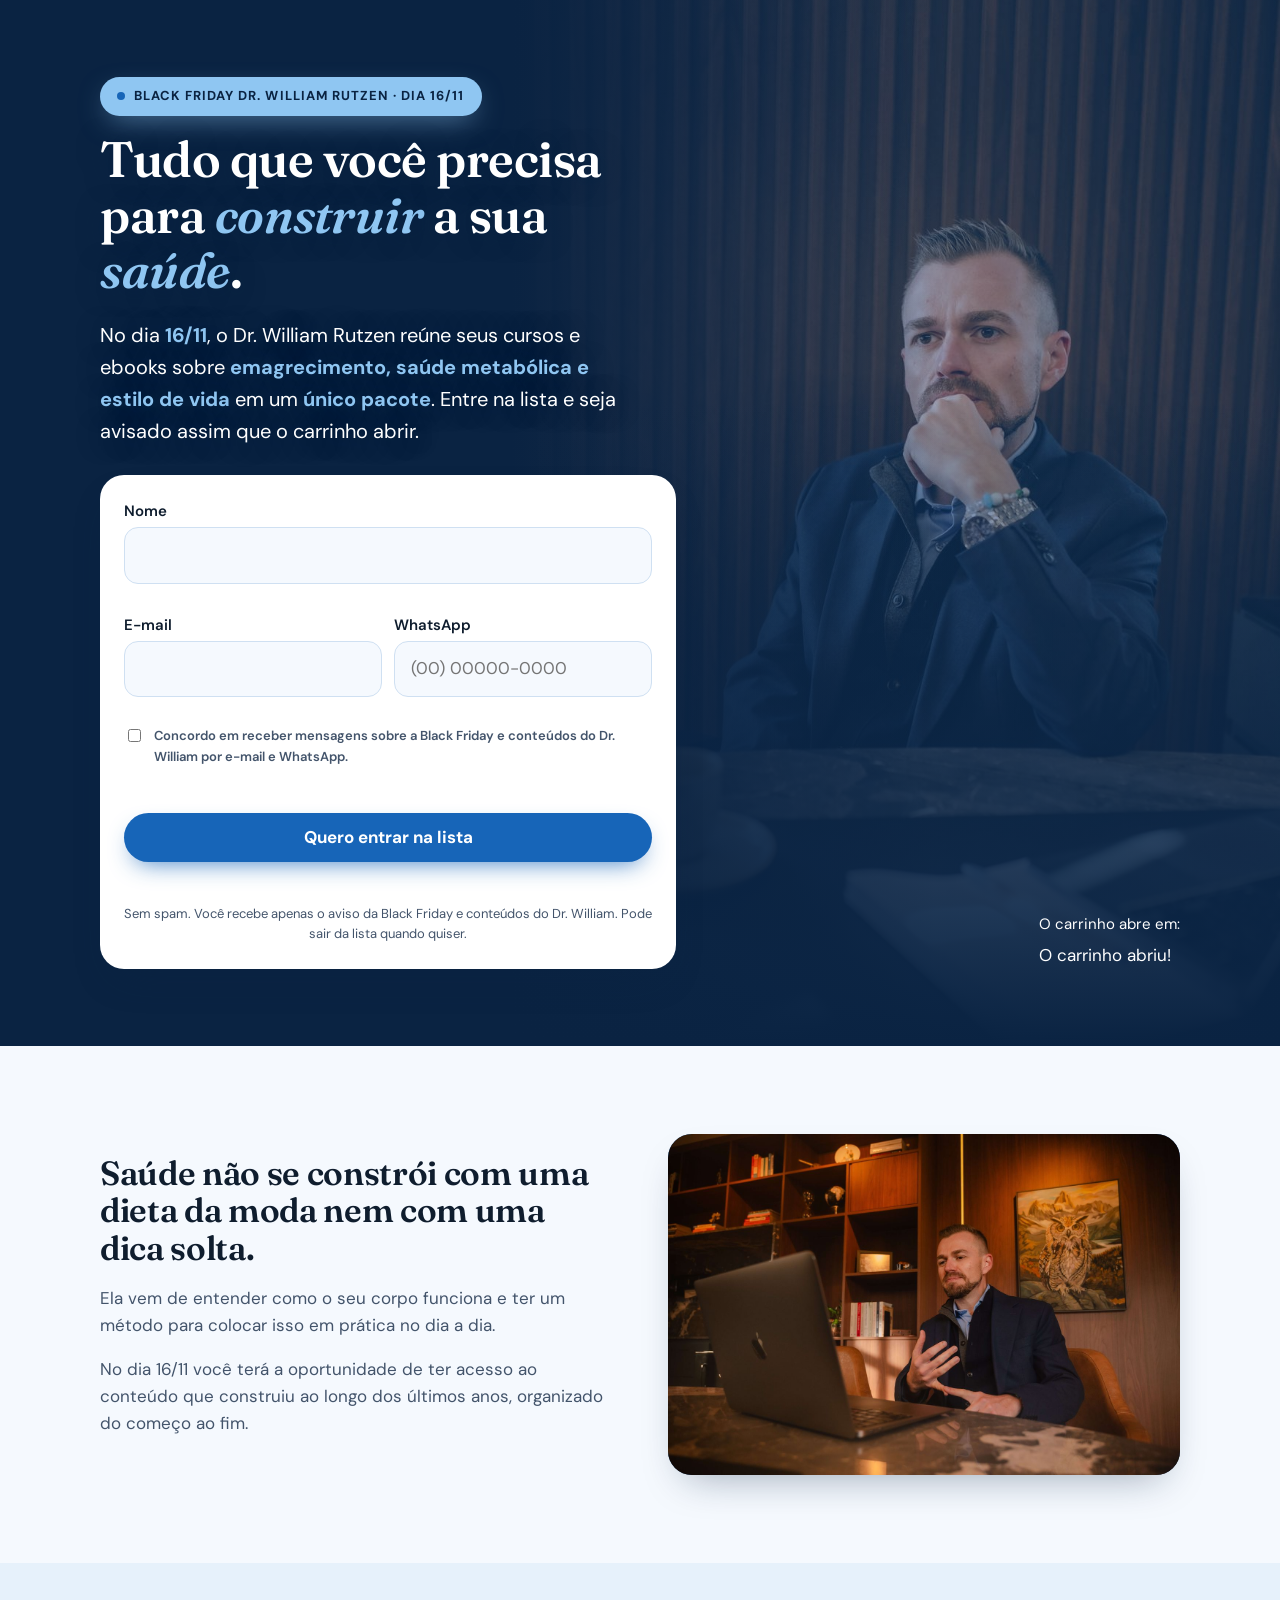
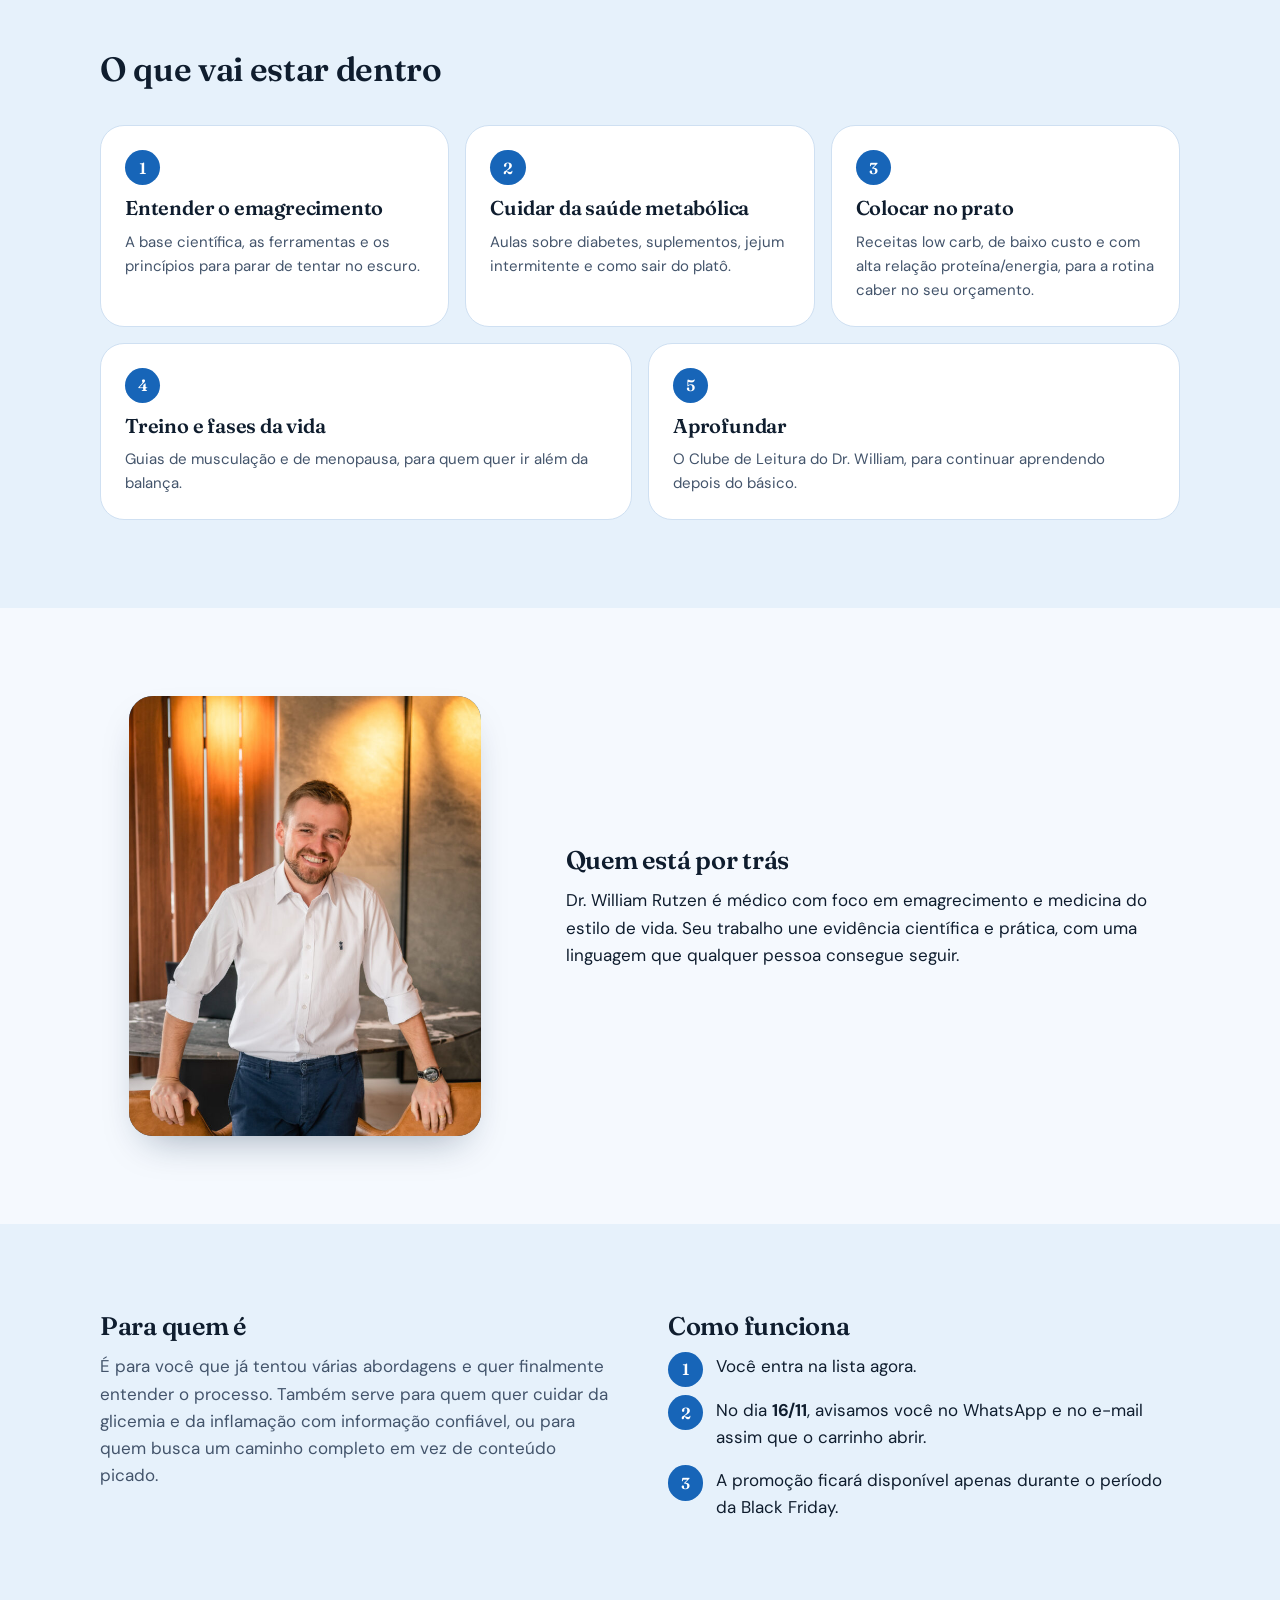
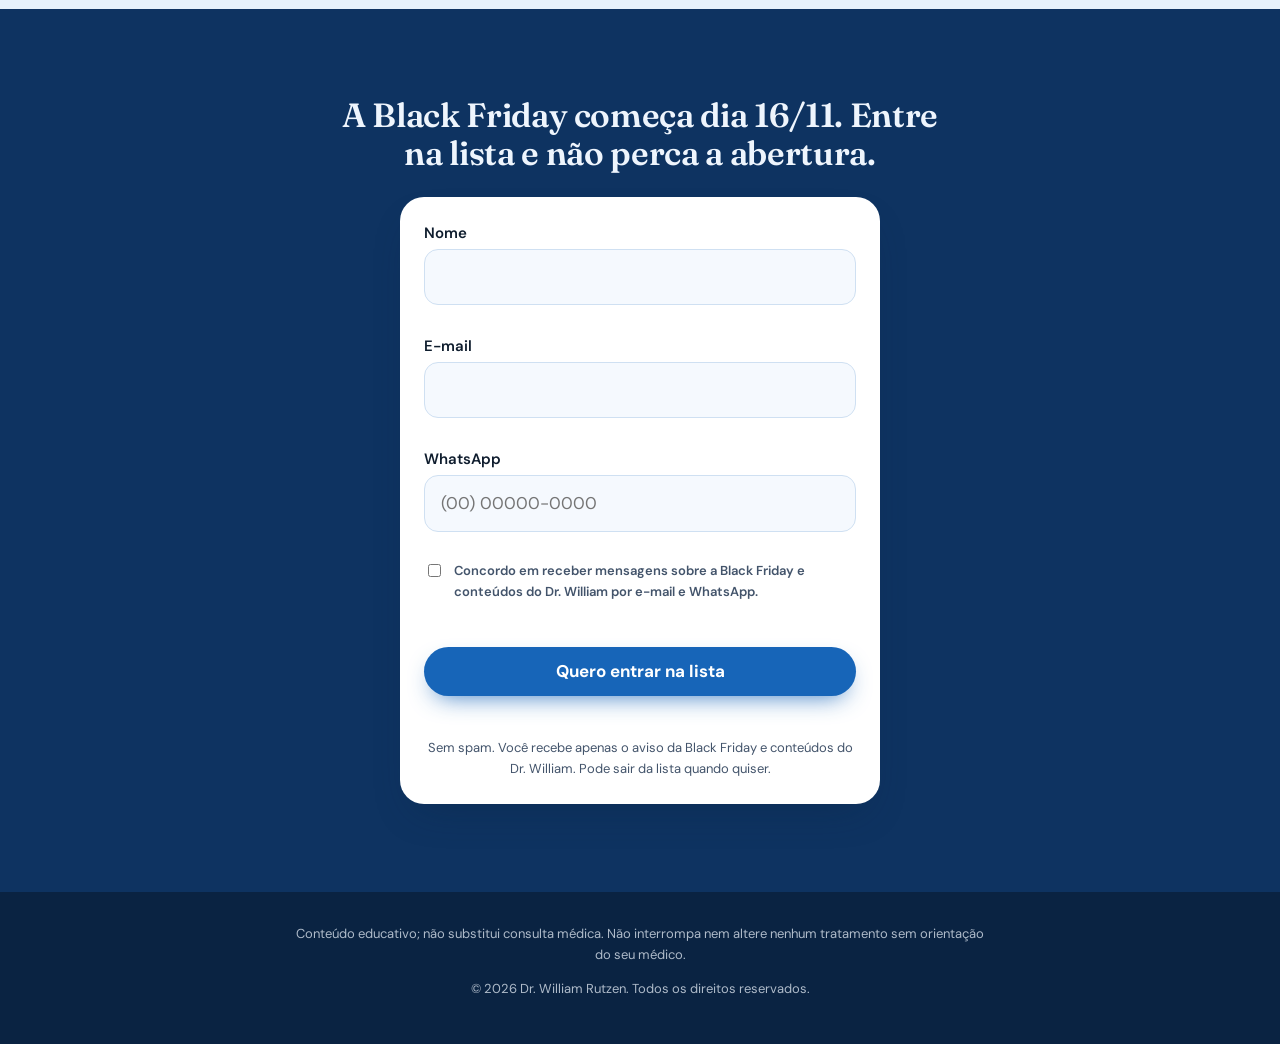
<file: index.html>
<!doctype html>
<html lang="pt-BR">
<head>
  <meta charset="utf-8">
  <meta name="viewport" content="width=device-width, initial-scale=1">
  <title>Black Friday Dr. William Rutzen · Entre na lista | 16/11</title>
  <meta name="description" content="No dia 16/11, o Dr. William Rutzen reúne seus cursos e ebooks de emagrecimento, saúde metabólica e estilo de vida em um único pacote. Entre na lista e seja avisado.">
  <meta name="theme-color" content="#0a2342">

  <!-- Compartilhamento (coloque a imagem 1200x630 em acervo-midia/og-compartilhamento/og.jpg) -->
  <meta property="og:type" content="website">
  <meta property="og:title" content="Tudo que você precisa para construir a sua saúde">
  <meta property="og:description" content="Black Friday Dr. William Rutzen · dia 16/11. Entre na lista e seja avisado quando o carrinho abrir.">
  <meta property="og:image" content="acervo-midia/og-compartilhamento/og.jpg">

  <link rel="preconnect" href="https://fonts.googleapis.com">
  <link rel="preconnect" href="https://fonts.gstatic.com" crossorigin>
  <link href="https://fonts.googleapis.com/css2?family=DM+Sans:wght@400;500;700&family=Fraunces:ital,opsz,wght@0,9..144,500;0,9..144,600;1,9..144,500&display=swap" rel="stylesheet">

  <link rel="stylesheet" href="assets/css/tokens.css">
  <link rel="stylesheet" href="assets/css/base.css">
  <link rel="stylesheet" href="assets/css/components.css">
  <link rel="stylesheet" href="assets/css/sections.css">

  <script>document.documentElement.classList.add("js");</script>
</head>
<body>

  <main>
    <!-- 1. HERO + CAPTURA (sessão 1): foto de fundo com degradê azul de baixo para cima -->
    <section class="hero" id="topo">
      <!-- Celular/tablet: foto de atendimento online · Desktop (960px+): foto pensativa -->
      <picture class="hero__bg">
        <source media="(max-width: 959px)" srcset="acervo-midia/fotos-dr-william/will-atendimento-online-mobile1.jpg" width="900" height="1351">
        <img src="acervo-midia/fotos-dr-william/will-serio-mobile1-sessao1.jpg" alt="Dr. William Rutzen" width="1000" height="1452" fetchpriority="high">
      </picture>

      <div class="container hero__grid">
        <div class="hero__texto">
          <span class="tag tag--destaque">Black Friday Dr. William Rutzen · dia 16/11</span>
          <h1>Tudo que você precisa para <em>construir</em> a sua <em>saúde</em>.</h1>
          <p class="hero__sub">No dia <strong class="destaque">16/11</strong>, o Dr. William Rutzen reúne seus cursos e ebooks sobre <strong class="destaque">emagrecimento, saúde metabólica e estilo de vida</strong> em um <strong class="destaque">único pacote</strong>. Entre na lista e seja avisado assim que o carrinho abrir.</p>
        </div>

        <div class="hero__countdown">
          <p>O carrinho abre em:</p>
          <div class="countdown" data-countdown aria-live="off">
            <div class="countdown__item"><span class="countdown__num" data-unit="dias">--</span><span class="countdown__label">dias</span></div>
            <div class="countdown__item"><span class="countdown__num" data-unit="horas">--</span><span class="countdown__label">horas</span></div>
            <div class="countdown__item"><span class="countdown__num" data-unit="min">--</span><span class="countdown__label">min</span></div>
            <div class="countdown__item"><span class="countdown__num" data-unit="seg">--</span><span class="countdown__label">seg</span></div>
          </div>
        </div>

        <form class="lead-form" data-lead-form novalidate aria-label="Cadastro na lista da Black Friday" data-position="hero">
          <div>
            <label for="nome-hero">Nome</label>
            <input id="nome-hero" name="nome" type="text" autocomplete="name" required>
            <p class="field-error" data-error-for="nome"></p>
          </div>
          <div class="campo--meio">
            <label for="email-hero">E-mail</label>
            <input id="email-hero" name="email" type="email" autocomplete="email" inputmode="email" required>
            <p class="field-error" data-error-for="email"></p>
          </div>
          <div class="campo--meio">
            <label for="whats-hero">WhatsApp</label>
            <input id="whats-hero" name="whatsapp" type="tel" autocomplete="tel" inputmode="tel" placeholder="(00) 00000-0000" required>
            <p class="field-error" data-error-for="whatsapp"></p>
          </div>
          <label class="consent">
            <input type="checkbox" name="consentimento" required>
            <span>Concordo em receber mensagens sobre a Black Friday e conteúdos do Dr. William por e-mail e WhatsApp.</span>
          </label>
          <p class="field-error" data-error-for="consentimento"></p>
          <button class="btn" type="submit">Quero entrar na lista</button>
          <p class="form-status" role="status" data-form-status></p>
          <p class="micro">Sem spam. Você recebe apenas o aviso da Black Friday e conteúdos do Dr. William. Pode sair da lista quando quiser.</p>
        </form>
      </div>
    </section>

    <!-- 2. POR QUE EXISTE (sessão 2) -->
    <section class="section">
      <div class="container porque">
        <div class="section__head reveal">
          <h2>Saúde não se constrói com uma dieta da moda nem com uma dica solta.</h2>
          <p>Ela vem de entender como o seu corpo funciona e ter um método para colocar isso em prática no dia a dia.</p>
          <p>No dia 16/11 você terá a oportunidade de ter acesso ao conteúdo que construiu ao longo dos últimos anos, organizado do começo ao fim.</p>
        </div>
        <figure class="foto reveal" data-placeholder="Foto do Dr. William (sessão 2)">
          <img src="acervo-midia/fotos-dr-william/will-atendimento-online-desktop1-sessao2.jpg" alt="Dr. William Rutzen em atendimento online, conversando diante do notebook" width="1400" height="933" loading="lazy">
        </figure>
      </div>
    </section>

    <!-- 3. O QUE VAI ESTAR DENTRO -->
    <section class="section section--clara" id="conteudo">
      <div class="container">
        <div class="section__head reveal">
          <h2>O que vai estar dentro</h2>
        </div>
        <div class="pilares">
          <article class="pilar reveal">
            <span class="pilar__num">1</span>
            <h3>Entender o emagrecimento</h3>
            <p>A base científica, as ferramentas e os princípios para parar de tentar no escuro.</p>
          </article>
          <article class="pilar reveal">
            <span class="pilar__num">2</span>
            <h3>Cuidar da saúde metabólica</h3>
            <p>Aulas sobre diabetes, suplementos, jejum intermitente e como sair do platô.</p>
          </article>
          <article class="pilar reveal">
            <span class="pilar__num">3</span>
            <h3>Colocar no prato</h3>
            <p>Receitas low carb, de baixo custo e com alta relação proteína/energia, para a rotina caber no seu orçamento.</p>
          </article>
          <article class="pilar reveal">
            <span class="pilar__num">4</span>
            <h3>Treino e fases da vida</h3>
            <p>Guias de musculação e de menopausa, para quem quer ir além da balança.</p>
          </article>
          <article class="pilar reveal">
            <span class="pilar__num">5</span>
            <h3>Aprofundar</h3>
            <p>O Clube de Leitura do Dr. William, para continuar aprendendo depois do básico.</p>
          </article>
        </div>
      </div>
    </section>

    <!-- 4. QUEM ESTÁ POR TRÁS (sessão 4) -->
    <section class="section" id="autor">
      <div class="container autor">
        <figure class="foto reveal" data-placeholder="Foto do Dr. William (sessão 4)">
          <img src="acervo-midia/fotos-dr-william/novafoto-perfildrwilliam.jpg" alt="Dr. William Rutzen sorrindo, de camisa branca, apoiado no encosto de uma poltrona" width="681" height="1024" loading="lazy">
        </figure>
        <div class="reveal">
          <h2>Quem está por trás</h2>
          <p>Dr. William Rutzen é médico com foco em emagrecimento e medicina do estilo de vida. Seu trabalho une evidência científica e prática, com uma linguagem que qualquer pessoa consegue seguir.</p>
          <!-- CRM/RQE e frase de credencial aprovada vêm de doctor.credentials na config -->
          <p class="autor__cred" data-doctor-credentials hidden></p>
        </div>
      </div>
    </section>

    <!-- 5. PARA QUEM É + COMO FUNCIONA -->
    <section class="section section--clara">
      <div class="container dois-col">
        <div class="para-quem reveal">
          <h2>Para quem é</h2>
          <p>É para você que já tentou várias abordagens e quer finalmente entender o processo. Também serve para quem quer cuidar da glicemia e da inflamação com informação confiável, ou para quem busca um caminho completo em vez de conteúdo picado.</p>
        </div>
        <div class="reveal">
          <h2>Como funciona</h2>
          <ol class="passos">
            <li>Você entra na lista agora.</li>
            <li>No dia <strong>16/11</strong>, avisamos você no WhatsApp e no e-mail assim que o carrinho abrir.</li>
            <li>A promoção ficará disponível apenas durante o período da Black Friday.</li>
          </ol>
        </div>
      </div>
    </section>

    <!-- 6. CHAMADA FINAL -->
    <section class="section cta-final" id="entrar">
      <div class="container">
        <div class="reveal">
          <h2>A Black Friday começa dia 16/11. Entre na lista e não perca a abertura.</h2>
        </div>
        <form class="lead-form" data-lead-form novalidate aria-label="Cadastro na lista da Black Friday (final da página)" data-position="final">
          <div>
            <label for="nome-final">Nome</label>
            <input id="nome-final" name="nome" type="text" autocomplete="name" required>
            <p class="field-error" data-error-for="nome"></p>
          </div>
          <div>
            <label for="email-final">E-mail</label>
            <input id="email-final" name="email" type="email" autocomplete="email" inputmode="email" required>
            <p class="field-error" data-error-for="email"></p>
          </div>
          <div>
            <label for="whats-final">WhatsApp</label>
            <input id="whats-final" name="whatsapp" type="tel" autocomplete="tel" inputmode="tel" placeholder="(00) 00000-0000" required>
            <p class="field-error" data-error-for="whatsapp"></p>
          </div>
          <label class="consent">
            <input type="checkbox" name="consentimento" required>
            <span>Concordo em receber mensagens sobre a Black Friday e conteúdos do Dr. William por e-mail e WhatsApp.</span>
          </label>
          <p class="field-error" data-error-for="consentimento"></p>
          <button class="btn" type="submit">Quero entrar na lista</button>
          <p class="form-status" role="status" data-form-status></p>
          <p class="micro">Sem spam. Você recebe apenas o aviso da Black Friday e conteúdos do Dr. William. Pode sair da lista quando quiser.</p>
        </form>
      </div>
    </section>
  </main>

  <footer class="footer">
    <div class="container">
      <p data-disclaimer></p>
      <p>© <span data-year></span> Dr. William Rutzen. Todos os direitos reservados.</p>
    </div>
  </footer>

  <script src="config/site.config.js"></script>
  <script src="assets/js/tracking.js"></script>
  <script src="assets/js/countdown.js"></script>
  <script src="assets/js/form.js"></script>
  <script src="assets/js/main.js"></script>
</body>
</html>
</file>
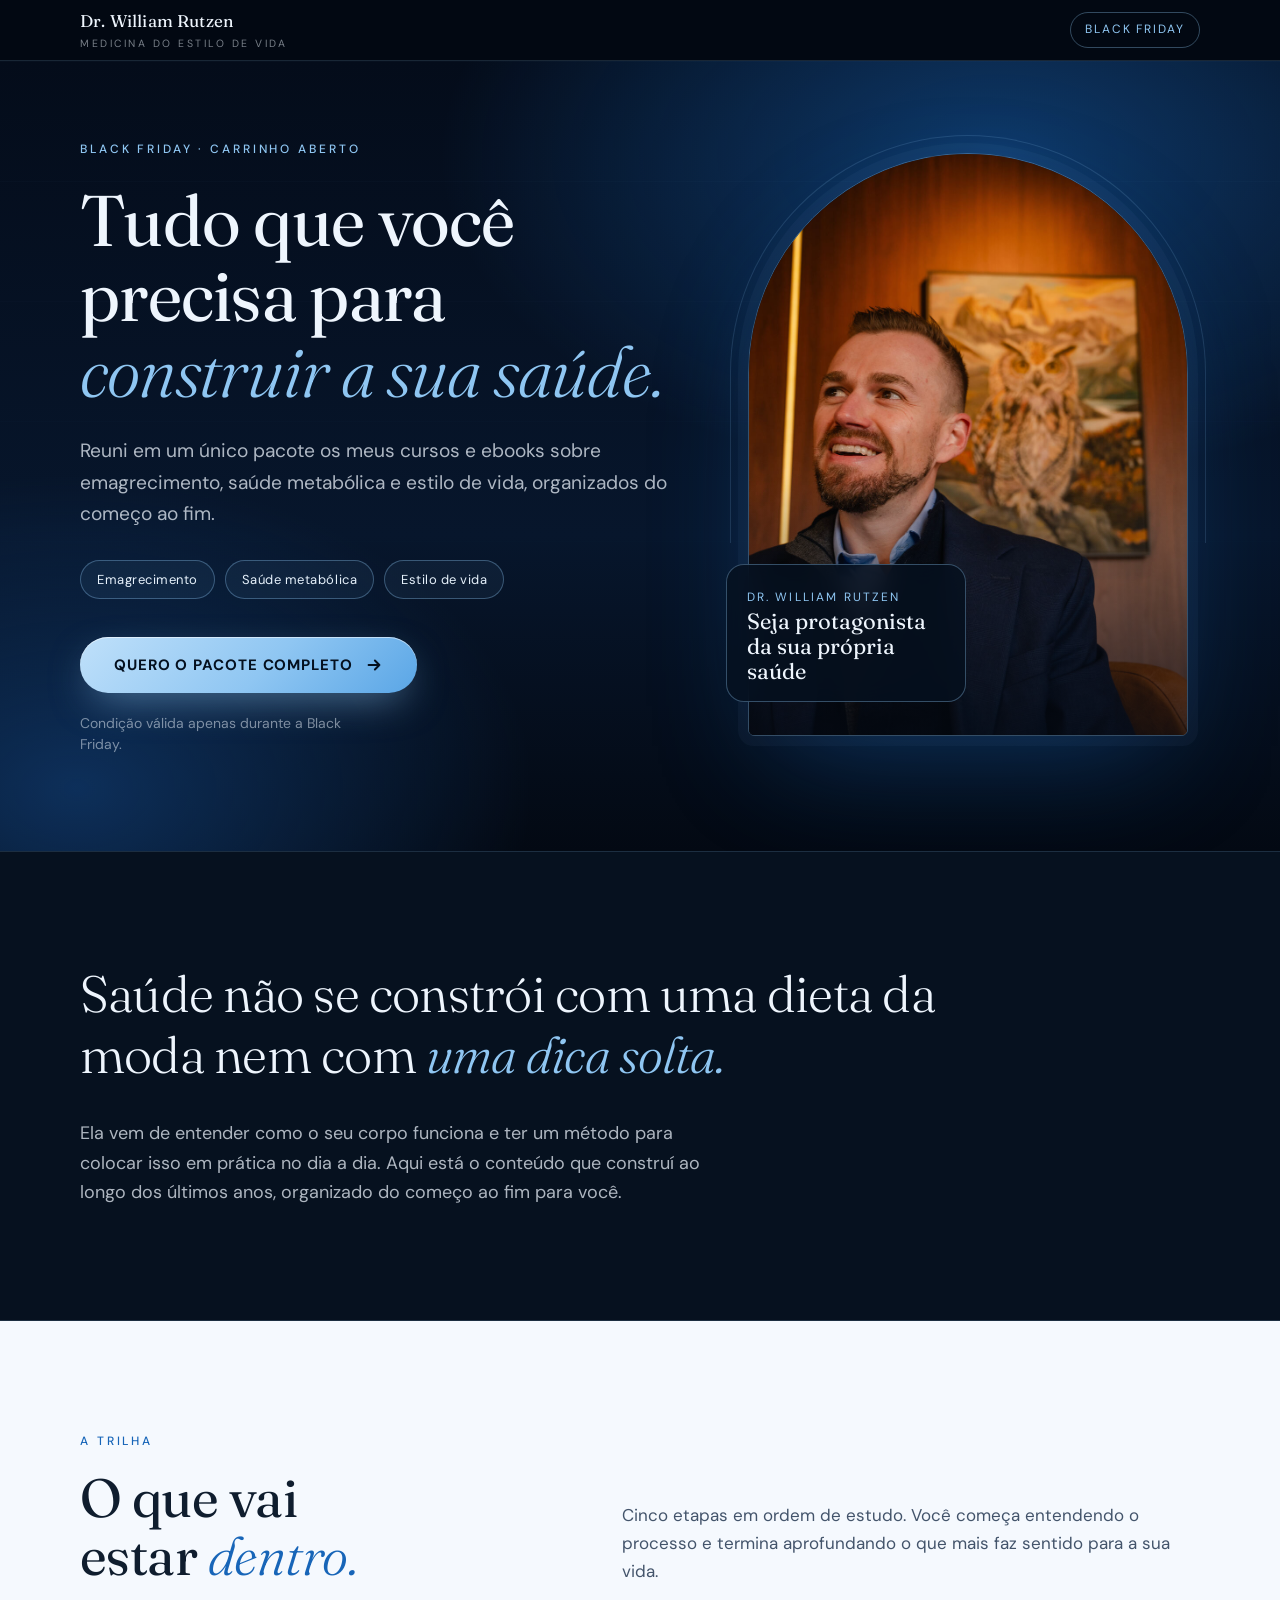
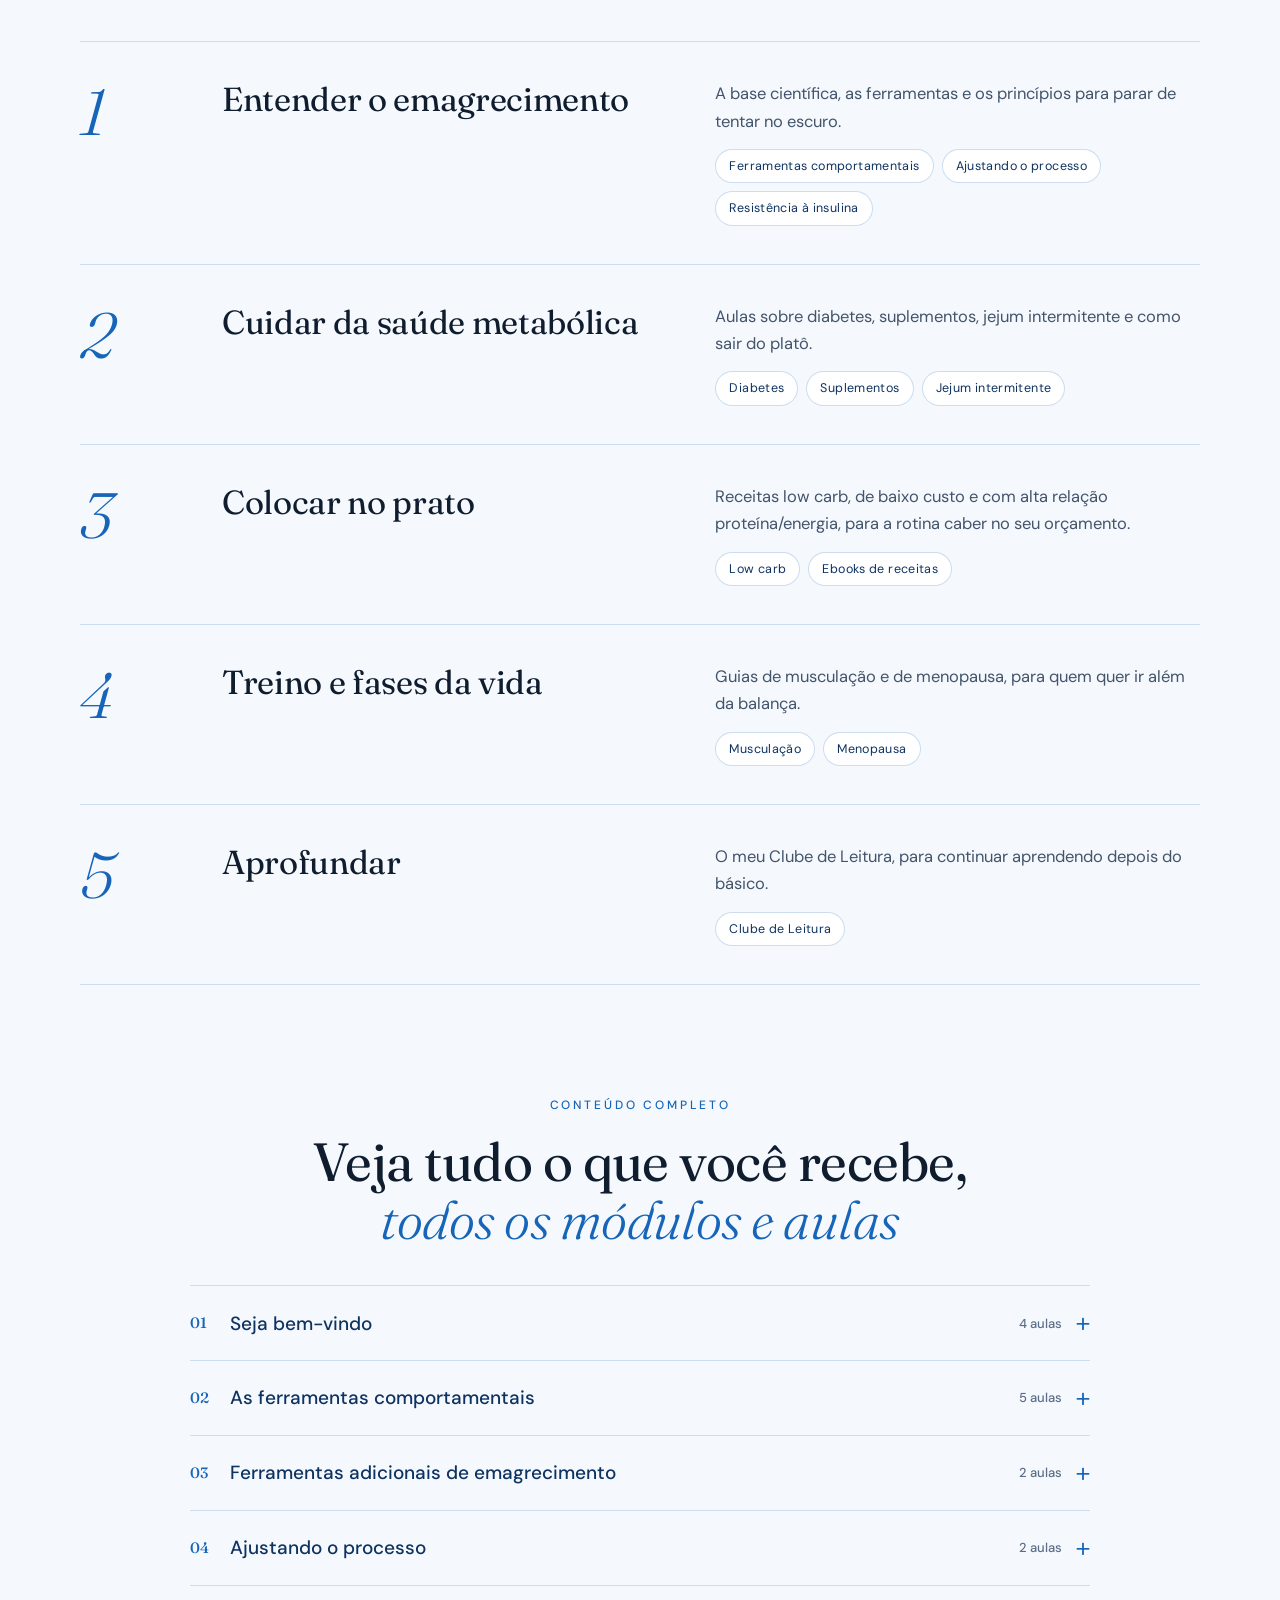
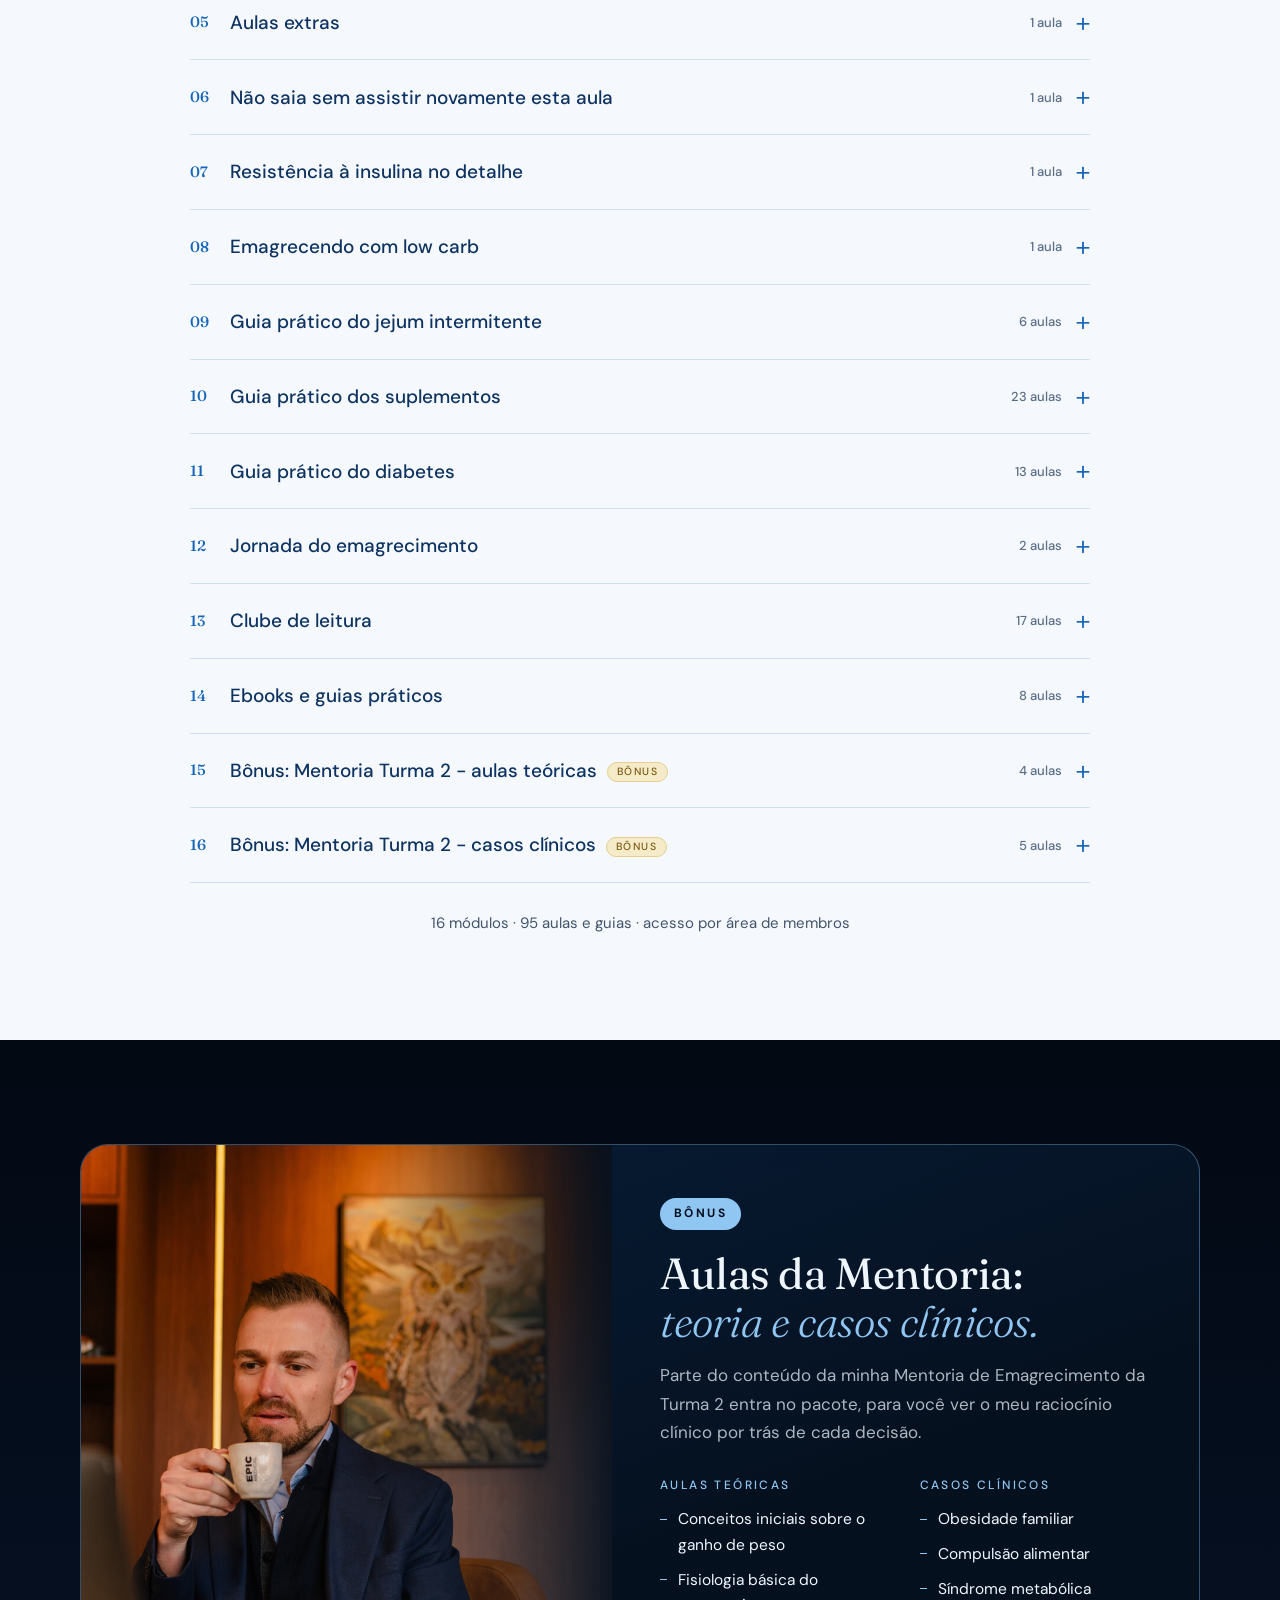
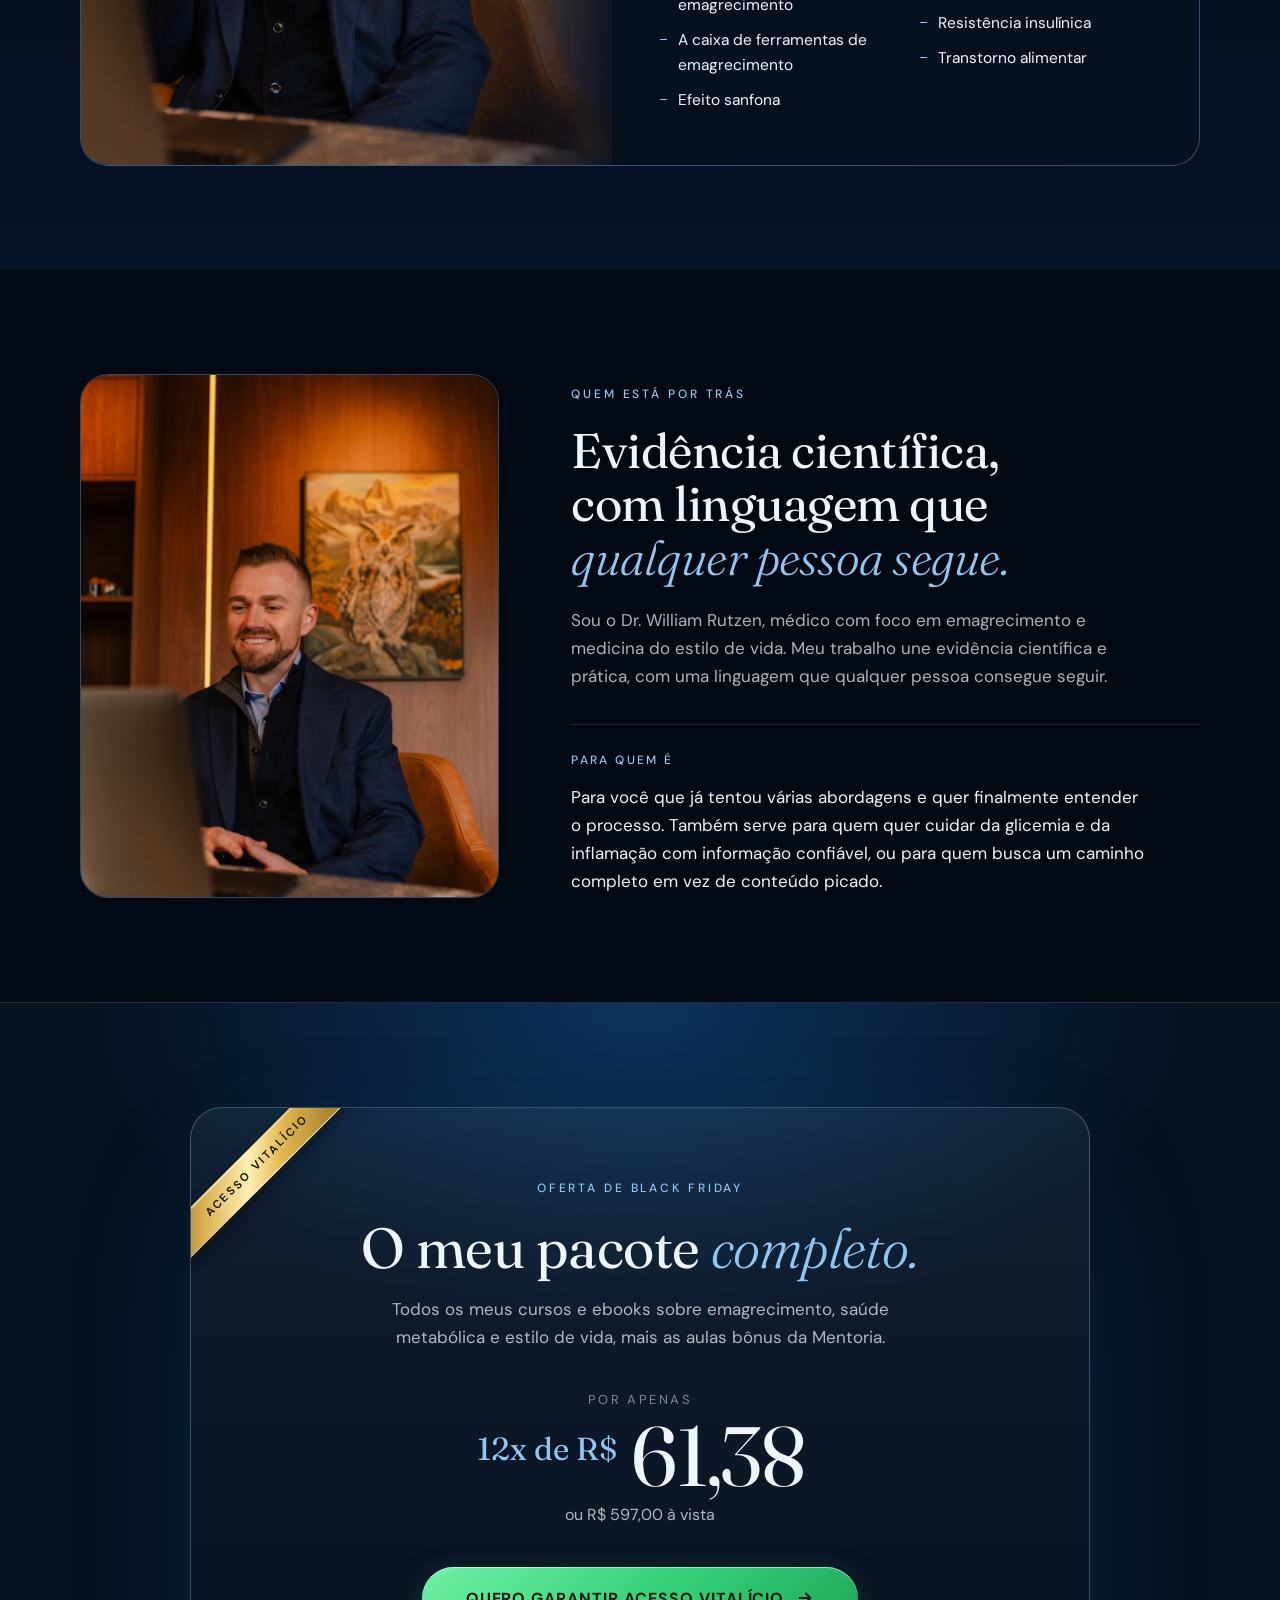
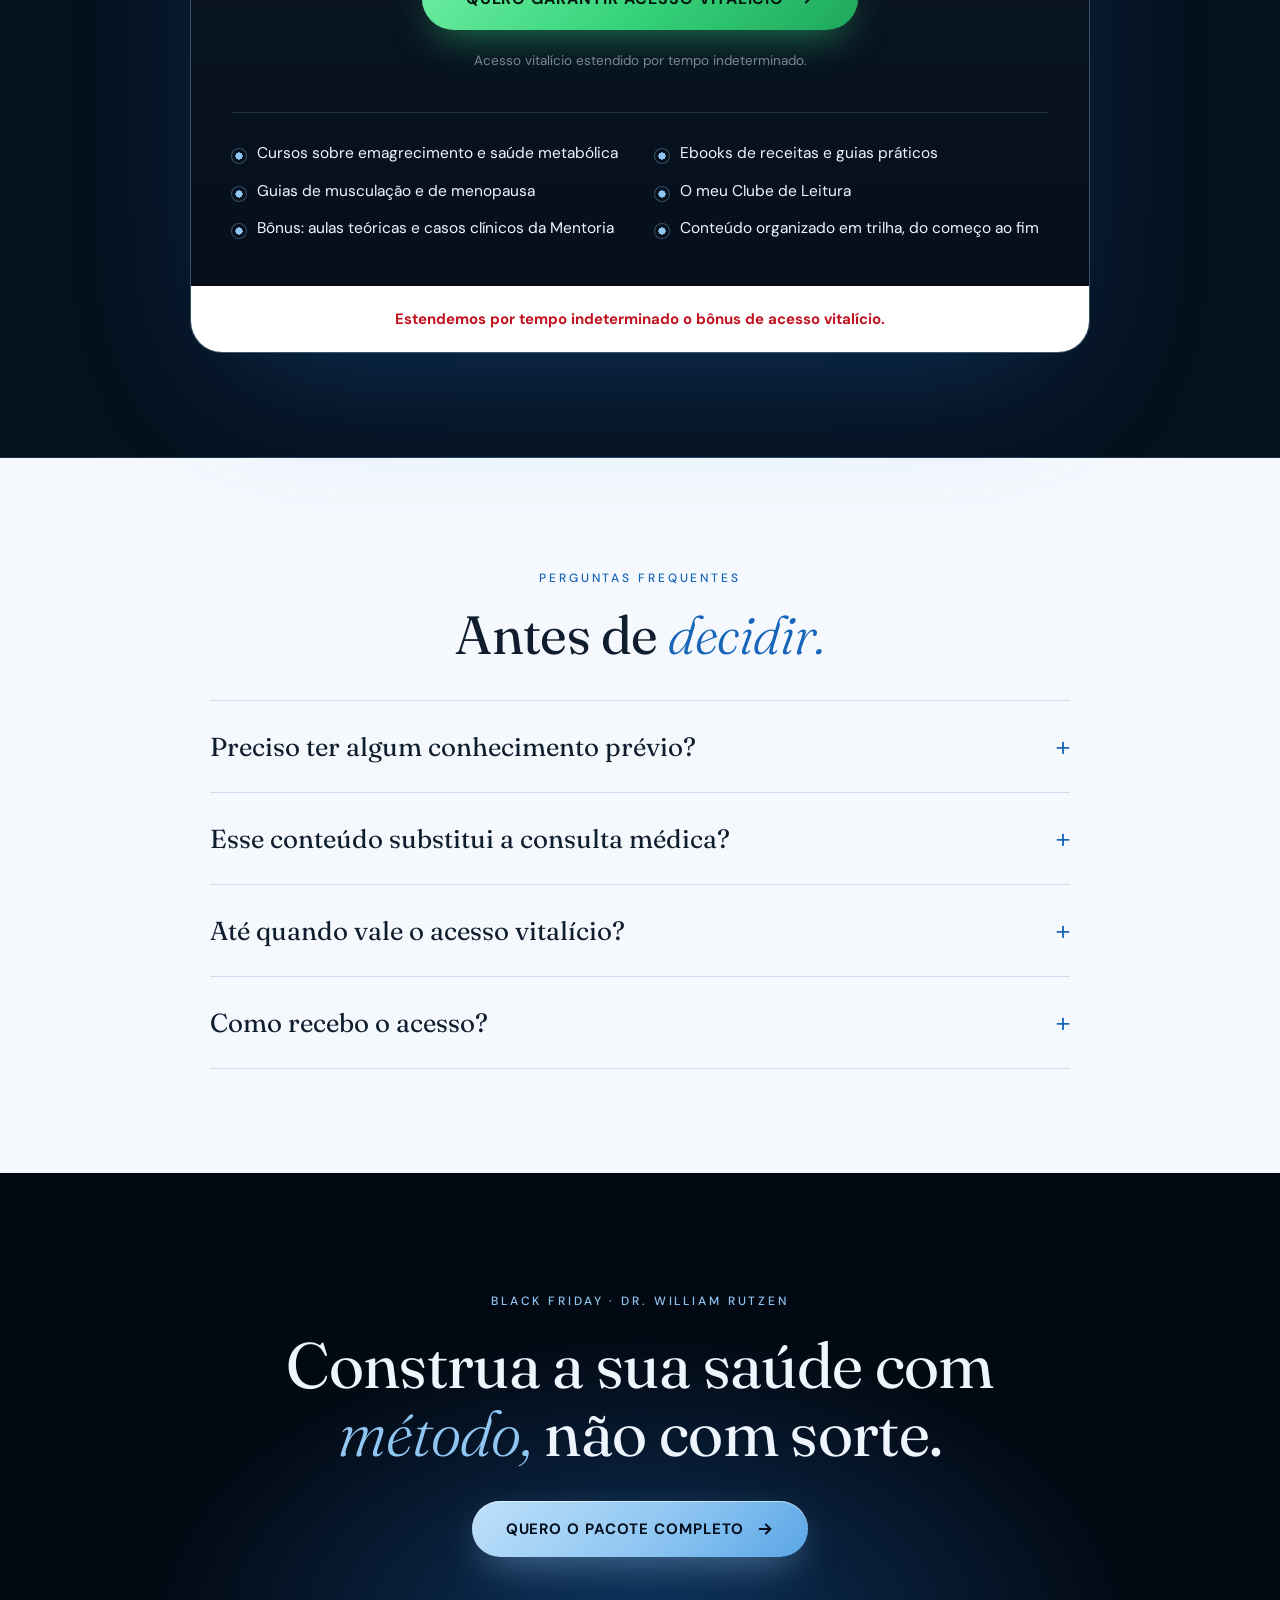
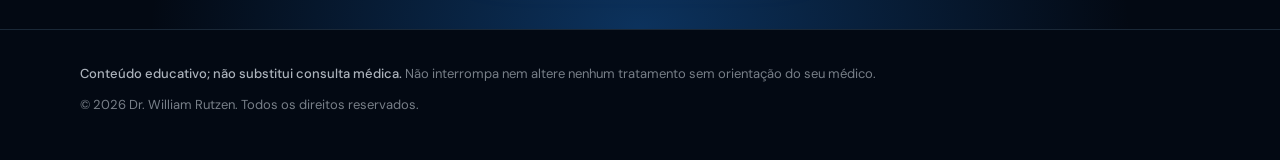
<file: blackfriday/oferta/index.html>
<!doctype html>
<html lang="pt-BR">
<head>
<meta charset="utf-8">
<meta name="viewport" content="width=device-width,initial-scale=1,viewport-fit=cover">
<title>Black Friday Dr. William Rutzen</title>
<link rel="preconnect" href="https://fonts.googleapis.com">
<link rel="preconnect" href="https://fonts.gstatic.com" crossorigin>
<link rel="stylesheet" href="https://fonts.googleapis.com/css2?family=DM+Sans:opsz,wght@9..40,400;9..40,500;9..40,700&family=Fraunces:ital,opsz,wght@0,9..144,300;0,9..144,400;0,9..144,600;1,9..144,300;1,9..144,400&display=swap">
<style>
/* Layout: dark editorial sales page. Asymmetric hero with an arched portrait, hairline-ruled sections, one large numbered trail (the course path is a real sequence), a split offer panel. Identity: the blue of the capture page, pushed to ink-navy and sky-blue light. Single dark look by choice. */
:root{
  --ink:#030913;
  --ink-2:#06111f;
  --navy:#0a2342;
  --navy-2:#0e3361;
  --blue:#1765b8;
  --blue-2:#11519a;
  --sky:#8fc6f2;
  --mist:#e6f1fb;
  --text:#eef5fd;
  --text-soft:rgba(238,245,253,.72);
  --text-faint:rgba(238,245,253,.5);
  --line:rgba(143,198,242,.16);
  --line-strong:rgba(143,198,242,.34);
  --glow:rgba(23,101,184,.45);
  --display:"Fraunces",Georgia,"Times New Roman",serif;
  --sans:"DM Sans",system-ui,-apple-system,"Segoe UI",sans-serif;
  --gutter:max(20px,env(safe-area-inset-left,0px));
  --gutter-r:max(20px,env(safe-area-inset-right,0px));
  color-scheme:dark;
}
*{box-sizing:border-box}
html{scroll-behavior:smooth}
body{margin:0;background:var(--ink);color:var(--text);font-family:var(--sans);font-size:17px;line-height:1.65;-webkit-font-smoothing:antialiased;overflow-x:hidden}
img{max-width:100%;display:block}
a{color:inherit}
.wrap{width:100%;max-width:1160px;margin:0 auto;padding-left:var(--gutter);padding-right:var(--gutter-r)}
h1,h2,h3{font-family:var(--display);font-weight:400;margin:0;text-wrap:balance;letter-spacing:-.01em}
p{margin:0}
.eyebrow{font-size:12px;letter-spacing:.24em;text-transform:uppercase;color:var(--sky);font-weight:500}
em{font-style:italic;color:var(--sky);font-weight:300}

/* top bar */
.bar{border-bottom:1px solid var(--line);background:rgba(3,9,19,.82);backdrop-filter:blur(10px);position:sticky;top:env(safe-area-inset-top,0px);z-index:20}
.bar .wrap{display:flex;align-items:center;justify-content:space-between;gap:16px;min-height:60px}
.brand{font-family:var(--display);font-size:17px;letter-spacing:.01em;white-space:nowrap}
.brand small{display:block;font-family:var(--sans);font-size:10.5px;letter-spacing:.24em;text-transform:uppercase;color:var(--text-faint)}
.bar .tag{font-size:12px;letter-spacing:.16em;text-transform:uppercase;color:var(--sky);border:1px solid var(--line-strong);border-radius:99px;padding:7px 14px;white-space:nowrap}

/* buttons */
.btn{display:inline-flex;align-items:center;justify-content:center;gap:12px;font:700 15px/1.2 var(--sans);letter-spacing:.06em;text-transform:uppercase;text-decoration:none;border:0;border-radius:99px;padding:19px 34px;cursor:pointer;transition:transform .2s ease,box-shadow .2s ease}
.btn-primary{color:#04101f;background:linear-gradient(135deg,#bfe0fa 0%,#8fc6f2 55%,#5aa6e6 100%);box-shadow:0 14px 40px -12px rgba(143,198,242,.6),inset 0 1px 0 rgba(255,255,255,.55)}
.btn-primary:hover{transform:translateY(-2px);box-shadow:0 20px 48px -12px rgba(143,198,242,.75),inset 0 1px 0 rgba(255,255,255,.55)}
.btn-primary:focus-visible,.btn-ghost:focus-visible{outline:3px solid #fff;outline-offset:3px}
.btn-primary svg{width:18px;height:18px}
.btn-ghost{color:var(--text);background:transparent;border:1px solid var(--line-strong)}
.btn-ghost:hover{background:rgba(143,198,242,.08)}

/* hero */
.hero{position:relative;overflow:hidden;padding-block:72px 96px;background:
  radial-gradient(900px 520px at 78% 12%,rgba(23,101,184,.5),transparent 62%),
  radial-gradient(700px 480px at 6% 92%,rgba(14,51,97,.9),transparent 65%),
  linear-gradient(180deg,#040c1a 0%,#07162c 60%,var(--ink) 100%)}
.hero::after{content:"";position:absolute;inset:0;background-image:linear-gradient(var(--line) 1px,transparent 1px);background-size:100% 120px;opacity:.14;pointer-events:none;mask-image:linear-gradient(180deg,#000,transparent 85%);-webkit-mask-image:linear-gradient(180deg,#000,transparent 85%)}
.hero-grid{position:relative;z-index:1;display:grid;grid-template-columns:minmax(0,1.12fr) minmax(0,.88fr);gap:64px;align-items:center}
.hero h1{font-size:clamp(40px,5.6vw,76px);line-height:1.05;margin:22px 0 26px}
.hero .lead{font-size:clamp(17px,1.5vw,20px);color:var(--text-soft);max-width:34em}
.themes{display:flex;flex-wrap:wrap;gap:10px;margin:30px 0 38px;padding:0;list-style:none}
.themes li{font-size:13px;letter-spacing:.04em;color:var(--mist);border:1px solid var(--line-strong);border-radius:99px;padding:8px 16px;background:rgba(143,198,242,.06)}
.cta-row{display:flex;flex-wrap:wrap;align-items:center;gap:20px 28px}
.cta-note{font-size:14px;color:var(--text-faint);max-width:21em;line-height:1.5}
.portrait{position:relative;justify-self:center;width:100%;max-width:440px}
.portrait .arch{position:relative;aspect-ratio:4/5.3;border-radius:999px 999px 28px 28px;overflow:hidden;border:1px solid var(--line-strong);box-shadow:0 40px 120px -30px var(--glow),0 0 0 10px rgba(143,198,242,.04)}
.portrait img{width:100%;height:100%;object-fit:cover;object-position:50% 28%}
.portrait .arch::after{content:"";position:absolute;inset:0;background:linear-gradient(180deg,transparent 55%,rgba(3,9,19,.7))}
.portrait .ring{position:absolute;inset:-18px -18px auto -18px;height:70%;border:1px solid var(--line);border-radius:999px 999px 0 0;border-bottom:0;pointer-events:none}
.badge{position:absolute;left:-22px;bottom:34px;z-index:2;background:rgba(6,17,31,.82);backdrop-filter:blur(12px);border:1px solid var(--line-strong);border-radius:18px;padding:16px 20px;max-width:240px}
.badge b{display:block;font-family:var(--display);font-weight:400;font-size:22px;line-height:1.15}
.badge span{font-size:12px;letter-spacing:.18em;text-transform:uppercase;color:var(--sky)}

/* generic section */
section{padding-block:104px}
.sec-head{display:grid;grid-template-columns:minmax(0,.9fr) minmax(0,1.1fr);gap:56px;align-items:end;margin-bottom:56px}
.sec-head h2{font-size:clamp(32px,4.2vw,56px);line-height:1.08}
.sec-head p{color:var(--text-soft);max-width:34em;justify-self:end}
hr.rule{border:0;border-top:1px solid var(--line);margin:0}

/* manifesto */
.manifesto{background:var(--ink-2);border-block:1px solid var(--line);padding-block:112px}
.manifesto blockquote{margin:0;max-width:980px}
.manifesto q{display:block;quotes:none;font-family:var(--display);font-weight:300;font-size:clamp(28px,4vw,52px);line-height:1.18;letter-spacing:-.015em}
.manifesto q em{font-style:italic}
.manifesto cite{display:block;margin-top:34px;font-style:normal;font-size:18px;color:var(--text-soft);max-width:36em}

/* trail */
.trail{list-style:none;margin:0;padding:0;border-top:1px solid var(--line)}
.step{display:grid;grid-template-columns:110px minmax(0,1fr) minmax(0,1.05fr);gap:32px;padding:38px 0;border-bottom:1px solid var(--line);align-items:start;transition:background .25s}
.step:hover{background:linear-gradient(90deg,rgba(23,101,184,.14),transparent 70%)}
.step .n{font-family:var(--display);font-weight:300;font-style:italic;font-size:64px;line-height:1;color:var(--sky);opacity:.9}
.step h3{font-size:clamp(24px,2.6vw,34px);line-height:1.15}
.step p{color:var(--text-soft);font-size:16.5px}
.chips{display:flex;flex-wrap:wrap;gap:8px;margin-top:14px;padding:0;list-style:none}
.chips li{font-size:12.5px;letter-spacing:.03em;color:var(--mist);background:rgba(143,198,242,.08);border:1px solid var(--line);border-radius:99px;padding:6px 13px}

/* bonus */
.bonus{background:linear-gradient(180deg,var(--ink) 0%,#061226 100%)}
.bonus-grid{display:grid;grid-template-columns:minmax(0,.95fr) minmax(0,1.05fr);gap:0;border:1px solid var(--line-strong);border-radius:28px;overflow:hidden;background:linear-gradient(160deg,rgba(23,101,184,.22),rgba(6,17,31,.9) 60%)}
.bonus-img{position:relative;min-height:420px}
.bonus-img img{position:absolute;inset:0;width:100%;height:100%;object-fit:cover;object-position:50% 30%}
.bonus-img::after{content:"";position:absolute;inset:0;background:linear-gradient(90deg,transparent 55%,rgba(6,17,31,.95))}
.bonus-body{padding:52px 48px}
.bonus-body .tagline{display:inline-block;font-size:12px;letter-spacing:.2em;text-transform:uppercase;color:#04101f;background:var(--sky);border-radius:99px;padding:6px 14px;font-weight:700}
.bonus-body h2{font-size:clamp(28px,3.4vw,44px);line-height:1.1;margin:20px 0 16px}
.bonus-body p{color:var(--text-soft)}
.bonus-cols{display:grid;grid-template-columns:1fr 1fr;gap:28px;margin-top:30px}
.bonus-cols h3{font-family:var(--sans);font-size:12px;letter-spacing:.2em;text-transform:uppercase;color:var(--sky);font-weight:500;margin-bottom:12px}
.bonus-cols ul{margin:0;padding:0;list-style:none;display:grid;gap:9px;font-size:15.5px;color:var(--text)}
.bonus-cols li{padding-left:18px;position:relative}
.bonus-cols li::before{content:"";position:absolute;left:0;top:.72em;width:7px;height:1px;background:var(--sky)}

/* about */
.about-grid{display:grid;grid-template-columns:minmax(0,.8fr) minmax(0,1.2fr);gap:72px;align-items:center}
.about-img{position:relative;border-radius:28px;overflow:hidden;aspect-ratio:4/5;border:1px solid var(--line-strong)}
.about-img img{width:100%;height:100%;object-fit:cover;object-position:50% 25%}
.about-body h2{font-size:clamp(30px,3.8vw,50px);line-height:1.1;margin:18px 0 22px}
.about-body p{color:var(--text-soft);max-width:34em}
.fit{margin:34px 0 0;padding:26px 0 0;border-top:1px solid var(--line)}
.fit h3{font-family:var(--sans);font-size:12px;letter-spacing:.2em;text-transform:uppercase;color:var(--sky);font-weight:500;margin-bottom:12px}
.fit p{color:var(--text)}

/* offer */
.offer{background:radial-gradient(800px 460px at 50% 0%,rgba(23,101,184,.4),transparent 70%),var(--ink-2);border-block:1px solid var(--line)}
.offer-card{max-width:900px;margin:0 auto;text-align:center;border:1px solid var(--line-strong);border-radius:32px;padding:64px 40px;background:linear-gradient(180deg,rgba(143,198,242,.08),rgba(3,9,19,.5));box-shadow:0 50px 140px -50px var(--glow)}
.offer-card h2{font-size:clamp(32px,4.4vw,58px);line-height:1.07;margin:18px 0 16px}
.offer-card .sub{color:var(--text-soft);max-width:32em;margin:0 auto}
.price{margin:38px auto 8px;display:grid;gap:4px;justify-items:center}
.price .from{font-size:13px;letter-spacing:.2em;text-transform:uppercase;color:var(--text-faint)}
.price .big{font-family:var(--display);font-size:clamp(44px,7vw,84px);line-height:1;font-weight:300;letter-spacing:-.02em}
.price .big small{font-size:.38em;vertical-align:.8em;letter-spacing:0;color:var(--sky)}
.price .cash{font-size:16px;color:var(--text-soft)}
.offer-card .btn{margin-top:30px;padding:22px 44px;font-size:16px}
.offer-card .fine{margin-top:20px;font-size:13.5px;color:var(--text-faint)}
.included{list-style:none;margin:40px 0 0;padding:28px 0 0;border-top:1px solid var(--line);display:grid;grid-template-columns:repeat(2,minmax(0,1fr));gap:12px 28px;text-align:left;font-size:15.5px}
.included li{padding-left:26px;position:relative}
.included li::before{content:"";position:absolute;left:0;top:.45em;width:14px;height:14px;border-radius:50%;background:radial-gradient(circle,var(--sky) 0 35%,transparent 38%);border:1px solid var(--line-strong)}

/* faq */
.faq{max-width:860px;margin:0 auto}
details{border-bottom:1px solid var(--line);padding:6px 0}
details:first-of-type{border-top:1px solid var(--line)}
summary{cursor:pointer;list-style:none;display:flex;justify-content:space-between;gap:20px;align-items:center;padding:22px 0;font-family:var(--display);font-size:clamp(20px,2.2vw,26px);line-height:1.25}
summary::-webkit-details-marker{display:none}
summary::after{content:"+";font-family:var(--sans);font-size:28px;font-weight:300;color:var(--sky);transition:transform .25s;flex:none}
details[open] summary::after{transform:rotate(45deg)}
details p{color:var(--text-soft);padding:0 0 24px;max-width:46em}
summary:focus-visible{outline:2px solid var(--sky);outline-offset:4px}

/* final */
.final{text-align:center;padding-block:112px 72px;background:radial-gradient(700px 420px at 50% 100%,rgba(23,101,184,.45),transparent 70%),var(--ink)}
.final h2{font-size:clamp(34px,5vw,66px);line-height:1.06;max-width:15em;margin:18px auto 34px}
footer{border-top:1px solid var(--line);padding-block:34px 44px;font-size:13px;color:var(--text-faint);line-height:1.6}
footer .wrap{display:grid;gap:10px}
footer b{color:var(--text-soft);font-weight:500}

/* motion */
@media (prefers-reduced-motion:reduce){html{scroll-behavior:auto}.btn{transition:none}}

@media (max-width:900px){
  section{padding-block:72px}
  .hero{padding-block:44px 72px}
  .hero-grid,.sec-head,.about-grid,.bonus-grid{grid-template-columns:minmax(0,1fr);gap:40px}
  .portrait{max-width:340px;order:-1}
  .badge{left:8px;bottom:22px;max-width:200px;padding:13px 16px}
  .badge b{font-size:19px}
  .sec-head p{justify-self:start}
  .step{grid-template-columns:64px minmax(0,1fr);gap:8px 18px;padding:30px 0}
  .step .n{font-size:44px;grid-row:span 2}
  .step>div:last-child{grid-column:2}
  .bonus-img{min-height:300px}
  .bonus-img::after{background:linear-gradient(180deg,transparent 50%,rgba(6,17,31,.95))}
  .bonus-body{padding:36px 24px}
  .bonus-cols{grid-template-columns:1fr}
  .offer-card{border-radius:26px}
  .included{grid-template-columns:1fr}
  .manifesto{padding-block:80px}
  .bar .tag{display:none}
  .cta-row .btn{width:100%}
}
@media (max-width:420px){.btn{padding:18px 22px;font-size:14px}.hero h1{font-size:38px}}


/* seções claras */
.light{--text:#0f1d2e;--text-soft:#43546b;--text-faint:#5b6e86;--sky:#1765b8;--mist:#0e3361;--line:rgba(23,101,184,.18);--line-strong:rgba(23,101,184,.32);background:#f5f9fe;color:var(--text)}
.light em{color:var(--blue)}
.light .step:hover{background:linear-gradient(90deg,rgba(23,101,184,.08),transparent 70%)}
.light .chips li{background:#fff;border-color:rgba(23,101,184,.22);color:var(--navy-2)}
.light .step .n{opacity:1}
.light summary:focus-visible{outline-color:var(--blue)}
/* oferta: laço, timer, botão verde, aviso */
.offer-card{position:relative;overflow:hidden;--px:40px;--py:64px;padding:var(--py) var(--px) 0}
.offer-card .included{margin-bottom:44px}
.ribbon{position:absolute;top:0;left:0;width:200px;height:200px;overflow:hidden;pointer-events:none;z-index:2}
.ribbon span{position:absolute;top:40px;left:-64px;width:260px;padding:11px 0;text-align:center;transform:rotate(-45deg);background:linear-gradient(135deg,#7a5517 0%,#d9b04f 24%,#fff0b3 46%,#e2b84f 62%,#8a6420 100%);color:#2b1c04;font:700 11.5px/1 var(--sans);letter-spacing:.2em;text-transform:uppercase;border-block:1px solid rgba(255,238,175,.75);box-shadow:0 8px 20px -6px rgba(0,0,0,.6),inset 0 1px 0 rgba(255,255,255,.5);text-shadow:0 1px 0 rgba(255,244,200,.55)}
.timer{margin:34px auto 0;display:grid;gap:14px;justify-items:center}
.timer-label{font-size:13px;letter-spacing:.2em;text-transform:uppercase;color:var(--text-soft)}
.timer-grid{display:flex;gap:12px}
.tbox{min-width:84px;padding:14px 10px 12px;border:1px solid var(--line-strong);border-radius:16px;background:rgba(3,9,19,.55)}
.tbox b{display:block;font:300 40px/1 var(--display);font-variant-numeric:tabular-nums;color:var(--text)}
.tbox i{display:block;margin-top:8px;font-style:normal;font-size:10.5px;letter-spacing:.2em;text-transform:uppercase;color:var(--text-faint)}
.btn-buy{color:#04170c;background:linear-gradient(135deg,#6ff0a5 0%,#36d27a 52%,#1fa85c 100%);box-shadow:0 14px 40px -12px rgba(54,210,122,.6),inset 0 1px 0 rgba(255,255,255,.55)}
.btn-buy:hover{transform:translateY(-2px);box-shadow:0 20px 48px -12px rgba(54,210,122,.75),inset 0 1px 0 rgba(255,255,255,.55)}
.btn-buy:focus-visible{outline:3px solid #fff;outline-offset:3px}
.offer-card .btn.btn-buy{margin-top:30px}
.warn{margin:0 calc(var(--px) * -1);padding:22px var(--px);background:#fff;color:#c1121f;font-weight:700;font-size:15px;line-height:1.5;text-align:center}
.price .big{font-weight:400}
@media (max-width:900px){.offer-card{--px:22px;--py:64px}.ribbon{width:170px;height:170px}.ribbon span{top:32px;left:-66px;width:240px;font-size:10.5px;padding:9px 0}.tbox{min-width:74px}.tbox b{font-size:34px}.btn-buy{width:100%;text-align:center}}

/* accordion de módulos */
.mods{max-width:900px;margin:0 auto}
.mods details.mod{border-bottom:1px solid var(--line);padding:0}
.mods details.mod:first-child{border-top:1px solid var(--line)}
.mods summary{padding:18px 0;font-family:var(--sans);font-size:clamp(16px,1.9vw,19px);font-weight:500;gap:14px;line-height:1.35}
.mods .mnum{font-family:var(--display);color:var(--blue);font-size:15px;min-width:26px;flex:none}
.mods .mname{flex:1;color:var(--navy-2)}
.mods .mtag{display:inline-block;margin-left:10px;font-size:10.5px;letter-spacing:.14em;text-transform:uppercase;color:#7a5b12;background:#f6ebc9;border:1px solid #e3cf8f;border-radius:99px;padding:2px 9px;vertical-align:middle}
.mods .mcount{font-size:13px;color:var(--text-faint);white-space:nowrap}
.mods summary::after{color:var(--blue)}
.mods .lessons{margin:0;padding:0 0 22px 40px;color:var(--text-soft);font-size:15.5px;line-height:1.5;columns:1}
.mods .lessons li{padding:5px 0;border-top:1px dashed rgba(23,101,184,.14)}
.mods .lessons li:first-child{border-top:0}
.mods-sum{text-align:center;margin-top:28px;color:var(--text-soft);font-size:15px}
@media(max-width:560px){.mods .mcount{display:none}.mods .lessons{padding-left:30px}}
</style>

</head>
<body>
<header class="bar">
  <div class="wrap">
    <div class="brand">Dr. William Rutzen<small>Medicina do estilo de vida</small></div>
    <span class="tag">Black Friday</span>
  </div>
</header>

<main>
<div class="hero">
  <div class="wrap hero-grid">
    <div>
      <span class="eyebrow">Black Friday · carrinho aberto</span>
      <h1>Tudo que você precisa para <em>construir a sua saúde.</em></h1>
      <p class="lead">Reuni em um único pacote os meus cursos e ebooks sobre emagrecimento, saúde metabólica e estilo de vida, organizados do começo ao fim.</p>
      <ul class="themes">
        <li>Emagrecimento</li><li>Saúde metabólica</li><li>Estilo de vida</li>
      </ul>
      <div class="cta-row">
        <a class="btn btn-primary" href="#oferta" data-checkout>Quero o pacote completo
          <svg viewBox="0 0 20 20" fill="none" stroke="currentColor" stroke-width="2.2" stroke-linecap="round" stroke-linejoin="round" aria-hidden="true"><path d="M4 10h12M11 5l5 5-5 5"/></svg>
        </a>
        <p class="cta-note">Condição válida apenas durante a Black Friday.</p>
      </div>
    </div>
    <div class="portrait">
      <div class="ring"></div>
      <div class="arch"><img src="/blackfriday/oferta/img/hero.jpg" alt="Dr. William Rutzen sorrindo, em seu consultório" width="1000" height="1488"></div>
      <div class="badge"><span>Dr. William Rutzen</span><b>Seja protagonista da sua própria saúde</b></div>
    </div>
  </div>
</div>

<div class="manifesto">
  <div class="wrap">
    <blockquote class="rv">
      <q>Saúde não se constrói com uma dieta da moda nem com <em>uma dica solta.</em></q>
      <cite>Ela vem de entender como o seu corpo funciona e ter um método para colocar isso em prática no dia a dia. Aqui está o conteúdo que construí ao longo dos últimos anos, organizado do começo ao fim para você.</cite>
    </blockquote>
  </div>
</div>

<section id="conteudo" class="light">
  <div class="wrap">
    <div class="sec-head rv">
      <div>
        <span class="eyebrow">A trilha</span>
        <h2 style="margin-top:16px">O que vai estar <em>dentro.</em></h2>
      </div>
      <p>Cinco etapas em ordem de estudo. Você começa entendendo o processo e termina aprofundando o que mais faz sentido para a sua vida.</p>
    </div>
    <ol class="trail">
      <li class="step rv">
        <div class="n">1</div>
        <div><h3>Entender o emagrecimento</h3></div>
        <div>
          <p>A base científica, as ferramentas e os princípios para parar de tentar no escuro.</p>
          <ul class="chips"><li>Ferramentas comportamentais</li><li>Ajustando o processo</li><li>Resistência à insulina</li></ul>
        </div>
      </li>
      <li class="step rv">
        <div class="n">2</div>
        <div><h3>Cuidar da saúde metabólica</h3></div>
        <div>
          <p>Aulas sobre diabetes, suplementos, jejum intermitente e como sair do platô.</p>
          <ul class="chips"><li>Diabetes</li><li>Suplementos</li><li>Jejum intermitente</li></ul>
        </div>
      </li>
      <li class="step rv">
        <div class="n">3</div>
        <div><h3>Colocar no prato</h3></div>
        <div>
          <p>Receitas low carb, de baixo custo e com alta relação proteína/energia, para a rotina caber no seu orçamento.</p>
          <ul class="chips"><li>Low carb</li><li>Ebooks de receitas</li></ul>
        </div>
      </li>
      <li class="step rv">
        <div class="n">4</div>
        <div><h3>Treino e fases da vida</h3></div>
        <div>
          <p>Guias de musculação e de menopausa, para quem quer ir além da balança.</p>
          <ul class="chips"><li>Musculação</li><li>Menopausa</li></ul>
        </div>
      </li>
      <li class="step rv">
        <div class="n">5</div>
        <div><h3>Aprofundar</h3></div>
        <div>
          <p>O meu Clube de Leitura, para continuar aprendendo depois do básico.</p>
          <ul class="chips"><li>Clube de Leitura</li></ul>
        </div>
      </li>
    </ol>
  </div>
</section>

<section class="light" id="modulos" style="padding-top:0">
  <div class="wrap">
    <div class="sec-head rv" style="grid-template-columns:minmax(0,1fr);margin-bottom:36px;text-align:center;justify-items:center">
      <div><span class="eyebrow">Conteúdo completo</span><h2 style="margin-top:16px">Veja tudo o que você recebe, <em>todos os módulos e aulas</em></h2></div>
    </div>
    <div class="mods rv">
<details class="mod"><summary><span class="mnum">01</span><span class="mname">Seja bem-vindo</span><span class="mcount">4 aulas</span></summary><ol class="lessons"><li>Seja bem-vindo</li><li>Por que emagrecer</li><li>Princípios Básicos do Emagrecimento</li><li>Gerenciamento de Energia</li></ol></details>
<details class="mod"><summary><span class="mnum">02</span><span class="mname">As ferramentas comportamentais</span><span class="mcount">5 aulas</span></summary><ol class="lessons"><li>Um jeito diferente de pensar em Emagrecimento</li><li>Meta Calórica - ao vivo</li><li>Low Carb - ao vivo</li><li>Jejum Intermitente - ao vivo</li><li>Estratégia P-E - ao vivo</li></ol></details>
<details class="mod"><summary><span class="mnum">03</span><span class="mname">Ferramentas adicionais de emagrecimento</span><span class="mcount">2 aulas</span></summary><ol class="lessons"><li>Ferramentas complementares de Emagrecimento</li><li>Ferramentas Médicas de Emagrecimento</li></ol></details>
<details class="mod"><summary><span class="mnum">04</span><span class="mname">Ajustando o processo</span><span class="mcount">2 aulas</span></summary><ol class="lessons"><li>Os erros mais comuns de quem quer emagrecer</li><li>Avaliando e ajustando seu processo</li></ol></details>
<details class="mod"><summary><span class="mnum">05</span><span class="mname">Aulas extras</span><span class="mcount">1 aula</span></summary><ol class="lessons"><li>Aula extra - Escolha e Gerenciamento das Estratégias</li></ol></details>
<details class="mod"><summary><span class="mnum">06</span><span class="mname">Não saia sem assistir novamente esta aula</span><span class="mcount">1 aula</span></summary><ol class="lessons"><li>Escolha e Gerenciamento das Estratégias</li></ol></details>
<details class="mod"><summary><span class="mnum">07</span><span class="mname">Resistência à insulina no detalhe</span><span class="mcount">1 aula</span></summary><ol class="lessons"><li>Resistência à Insulina no Detalhe</li></ol></details>
<details class="mod"><summary><span class="mnum">08</span><span class="mname">Emagrecendo com low carb</span><span class="mcount">1 aula</span></summary><ol class="lessons"><li>Emagrecendo com Low Carb</li></ol></details>
<details class="mod"><summary><span class="mnum">09</span><span class="mname">Guia prático do jejum intermitente</span><span class="mcount">6 aulas</span></summary><ol class="lessons"><li>O que é Jejum</li><li>Os Benefícios do Jejum</li><li>Tipos de Jejum</li><li>Dicas Práticas</li><li>Mitos sobre Jejum Intermitente</li><li>Resumo dos Conceitos</li></ol></details>
<details class="mod"><summary><span class="mnum">10</span><span class="mname">Guia prático dos suplementos</span><span class="mcount">23 aulas</span></summary><ol class="lessons"><li>Introdução aos Suplementos</li><li>Whey Protein e BCAA</li><li>Creatina</li><li>Cafeína</li><li>L-Carnitina</li><li>Suplementos Proteicos não Lácteos</li><li>Colágeno</li><li>TCM (ou MCT)</li><li>Ômega 3 - EPA e DHA</li><li>Coenzima Q10</li><li>Vitamina D</li><li>Ferro</li><li>Magnésio</li><li>Vitamina C</li><li>Resveratrol</li><li>Picolinato de Cromo</li><li>Berberina</li><li>Curcumina</li><li>Ashwagandha</li><li>Melatonina</li><li>Super Suplemento 1</li><li>Super Suplemento 2</li><li>Lição Final</li></ol></details>
<details class="mod"><summary><span class="mnum">11</span><span class="mname">Guia prático do diabetes</span><span class="mcount">13 aulas</span></summary><ol class="lessons"><li>Introdução ao Diabetes</li><li>Compreendendo tudo sobre o diabetes e sua manifestação no corpo</li><li>Resistência à insulina. O que é e como impacta na saúde</li><li>Entendendo os exames sobre o diabetes</li><li>Entendendo como os alimentos impactam no diabetes</li><li>Quais os melhores alimentos e as melhores dietas para o diabético</li><li>Jejum é possível e saudável para o diabético</li><li>Exercício físico e seu papel na saúde do diabético</li><li>Qual a importância do sono no controle de glicose</li><li>Álcool e o diabetes</li><li>Medicamentos para o diabético</li><li>As complicações do diabetes mal controlado</li><li>Resumo dos conhecimentos</li></ol></details>
<details class="mod"><summary><span class="mnum">12</span><span class="mname">Jornada do emagrecimento</span><span class="mcount">2 aulas</span></summary><ol class="lessons"><li>Gravação dia 15-03-2025</li><li>Gravação dia 16-03-2025</li></ol></details>
<details class="mod"><summary><span class="mnum">13</span><span class="mname">Clube de leitura</span><span class="mcount">17 aulas</span></summary><ol class="lessons"><li>Fevereiro - Uma dieta além da moda - Aula ao vivo - Parte 01 - Resumo do livro</li><li>Fevereiro - Uma dieta além da moda - Aula ao vivo - Parte 02 - Dúvidas</li><li>Março - Hábitos Atômicos - James Clear</li><li>Março - Hábitos Atômicos - Comentários em grupo</li><li>Abril - O Código do Diabetes - Jason Fung</li><li>Abril - O Código do Diabetes - Comentários em grupo</li><li>Maio - Por que Engordamos - Gary Taubes</li><li>Maio - Por que Engordamos - Comentários em grupo</li><li>Junho - Revisão dos livros</li><li>Julho - Mindset - Carol Dweck</li><li>Julho - Mindset - Dúvidas e trocas</li><li>Agosto - Jejum, Uma Nova Terapia - Thierry de Lestrade</li><li>Agosto - Jejum, Uma Nova Terapia - Trocas</li><li>Setembro - Por que dormimos - Matthew Walker</li><li>Setembro - Por que dormimos - Dúvidas e trocas</li><li>Bônus - Dicas práticas de como ser um leitor eficiente</li><li>Bônus - A Ciência do Desconforto - Dra. Maíra Soliane</li></ol></details>
<details class="mod"><summary><span class="mnum">14</span><span class="mname">Ebooks e guias práticos</span><span class="mcount">8 aulas</span></summary><ol class="lessons"><li>Guia da Menopausa</li><li>A Caixa de Ferramentas do Emagrecimento</li><li>Cardápio e Receitas Relação P:E</li><li>Low Carb, Low Cost (Baixo carboidrato, Baixo custo)</li><li>20 Receitas de Carne Moída + Receitas Bônus</li><li>7 Receitas Doces Proteicas Low Carb (com e sem lácteos)</li><li>Guia Prático do Jejum Intermitente</li><li>Guia Prático da Musculação</li></ol></details>
<details class="mod"><summary><span class="mnum">15</span><span class="mname">Bônus: Mentoria Turma 2 - aulas teóricas<span class="mtag">Bônus</span></span><span class="mcount">4 aulas</span></summary><ol class="lessons"><li>Aula 1 - Conceitos iniciais sobre o ganho de peso</li><li>Aula 2 - Fisiologia básica do Emagrecimento</li><li>Aula 3 - A Caixa de Ferramentas de Emagrecimento</li><li>Aula 5 - Efeito Sanfona</li></ol></details>
<details class="mod"><summary><span class="mnum">16</span><span class="mname">Bônus: Mentoria Turma 2 - casos clínicos<span class="mtag">Bônus</span></span><span class="mcount">5 aulas</span></summary><ol class="lessons"><li>Aula 4 - Caso Clínico Obesidade Familiar</li><li>Aula 6 - Caso Clínico de Compulsão</li><li>Aula 7 - Caso Clínico de Síndrome Metabólica</li><li>Aula 9 - Caso Clínico 02 - Resistência Insulínica</li><li>Aula 10 - Caso Clínico de Transtorno Alimentar</li></ol></details>
    </div>
    <p class="mods-sum">16 módulos · 95 aulas e guias · acesso por área de membros</p>
  </div>
</section>

<section class="bonus">
  <div class="wrap">
    <div class="bonus-grid rv">
      <div class="bonus-img"><img src="/blackfriday/oferta/img/cafe.jpg" alt="Dr. William tomando café durante uma videochamada" loading="lazy" width="900" height="1350"></div>
      <div class="bonus-body">
        <span class="tagline">Bônus</span>
        <h2>Aulas da Mentoria: <em>teoria e casos clínicos.</em></h2>
        <p>Parte do conteúdo da minha Mentoria de Emagrecimento da Turma 2 entra no pacote, para você ver o meu raciocínio clínico por trás de cada decisão.</p>
        <div class="bonus-cols">
          <div>
            <h3>Aulas teóricas</h3>
            <ul>
              <li>Conceitos iniciais sobre o ganho de peso</li>
              <li>Fisiologia básica do emagrecimento</li>
              <li>A caixa de ferramentas de emagrecimento</li>
              <li>Efeito sanfona</li>
            </ul>
          </div>
          <div>
            <h3>Casos clínicos</h3>
            <ul>
              <li>Obesidade familiar</li>
              <li>Compulsão alimentar</li>
              <li>Síndrome metabólica</li>
              <li>Resistência insulínica</li>
              <li>Transtorno alimentar</li>
            </ul>
          </div>
        </div>
      </div>
    </div>
  </div>
</section>

<section id="medico">
  <div class="wrap about-grid">
    <div class="about-img rv"><img src="/blackfriday/oferta/img/sobre.jpg" alt="Dr. William Rutzen trabalhando em seu consultório" loading="lazy" width="900" height="1350"></div>
    <div class="about-body rv">
      <span class="eyebrow">Quem está por trás</span>
      <h2>Evidência científica, com linguagem que <em>qualquer pessoa segue.</em></h2>
      <p>Sou o Dr. William Rutzen, médico com foco em emagrecimento e medicina do estilo de vida. Meu trabalho une evidência científica e prática, com uma linguagem que qualquer pessoa consegue seguir.</p>
      <div class="fit">
        <h3>Para quem é</h3>
        <p>Para você que já tentou várias abordagens e quer finalmente entender o processo. Também serve para quem quer cuidar da glicemia e da inflamação com informação confiável, ou para quem busca um caminho completo em vez de conteúdo picado.</p>
      </div>
    </div>
  </div>
</section>

<section class="offer" id="oferta">
  <div class="wrap">
    <div class="offer-card rv">
      <div class="ribbon" aria-hidden="true"><span>Acesso vitalício</span></div>
      <span class="eyebrow">Oferta de Black Friday</span>
      <h2>O meu pacote <em>completo.</em></h2>
      <p class="sub">Todos os meus cursos e ebooks sobre emagrecimento, saúde metabólica e estilo de vida, mais as aulas bônus da Mentoria.</p>
      <div class="price" id="price">
        <span class="from" id="price-from">Por apenas</span>
        <span class="big" id="price-big"><small>12x de R$</small> 61,38</span>
        <span class="cash" id="price-cash">ou R$ 597,00 à vista</span>
      </div>
      <a class="btn btn-buy" id="buy" href="#oferta" data-checkout>Quero garantir acesso vitalício
        <svg viewBox="0 0 20 20" fill="none" stroke="currentColor" stroke-width="2.2" stroke-linecap="round" stroke-linejoin="round" aria-hidden="true" width="18" height="18"><path d="M4 10h12M11 5l5 5-5 5"/></svg>
      </a>
      <p class="fine">Acesso vitalício estendido por tempo indeterminado.</p>
      <ul class="included">
        <li>Cursos sobre emagrecimento e saúde metabólica</li>
        <li>Ebooks de receitas e guias práticos</li>
        <li>Guias de musculação e de menopausa</li>
        <li>O meu Clube de Leitura</li>
        <li>Bônus: aulas teóricas e casos clínicos da Mentoria</li>
        <li>Conteúdo organizado em trilha, do começo ao fim</li>
      </ul>
      <p class="warn">Estendemos por tempo indeterminado o bônus de acesso vitalício.</p>
    </div>
  </div>
</section>

<section class="light" id="faq">
  <div class="wrap">
    <div class="sec-head rv" style="grid-template-columns:minmax(0,1fr);margin-bottom:36px;text-align:center;justify-items:center">
      <div><span class="eyebrow">Perguntas frequentes</span><h2 style="margin-top:16px">Antes de <em>decidir.</em></h2></div>
    </div>
    <div class="faq rv">
      <details>
        <summary>Preciso ter algum conhecimento prévio?</summary>
        <p>Não. O conteúdo foi pensado com uma linguagem que qualquer pessoa consegue seguir, e a trilha começa pela base do emagrecimento.</p>
      </details>
      <details>
        <summary>Esse conteúdo substitui a consulta médica?</summary>
        <p>Não. O material é educativo e não substitui o acompanhamento com o seu médico. Não interrompa nem altere nenhum tratamento sem orientação profissional.</p>
      </details>
      <details>
        <summary>Até quando vale o acesso vitalício?</summary>
        <p>Estendemos o acesso vitalício por tempo indeterminado. Quem entrar agora continua com acesso vitalício, sem prazo para terminar.</p>
      </details>
      <details>
        <summary>Como recebo o acesso?</summary>
        <p>Depois da confirmação do pagamento, o acesso chega ao e-mail usado na compra.</p>
      </details>
    </div>
  </div>
</section>

<div class="final">
  <div class="wrap rv">
    <span class="eyebrow">Black Friday · Dr. William Rutzen</span>
    <h2>Construa a sua saúde com <em>método,</em> não com sorte.</h2>
    <a class="btn btn-primary" href="#oferta" data-checkout>Quero o pacote completo
      <svg viewBox="0 0 20 20" fill="none" stroke="currentColor" stroke-width="2.2" stroke-linecap="round" stroke-linejoin="round" aria-hidden="true" width="18" height="18"><path d="M4 10h12M11 5l5 5-5 5"/></svg>
    </a>
  </div>
</div>
</main>

<footer>
  <div class="wrap">
    <p><b>Conteúdo educativo; não substitui consulta médica.</b> Não interrompa nem altere nenhum tratamento sem orientação do seu médico.</p>
    <p>© 2026 Dr. William Rutzen. Todos os direitos reservados.</p>
  </div>
</footer>

<script>
/* checkoutUrl = link de checkout da Hotmart */
var OFFER={checkoutUrl:'https://payfast.greenn.com.br/8wct2wr'};
(function(){
  var links=document.querySelectorAll('[data-checkout]');
  if(OFFER.checkoutUrl){
    var keep=['utm_source','utm_medium','utm_campaign','utm_content','utm_term','src','sck','fbclid'];
    var qs={},p=new URLSearchParams(location.search),has=false;
    keep.forEach(function(k){if(p.get(k)){qs[k]=p.get(k);has=true;}});
    try{if(has){localStorage.setItem('bf_utm',JSON.stringify(qs));}else{var s=localStorage.getItem('bf_utm');if(s)qs=JSON.parse(s)||{};}}catch(e){}
    var u=new URL(OFFER.checkoutUrl);
    Object.keys(qs).forEach(function(k){u.searchParams.set(k,qs[k]);});
    for(var i=0;i<links.length;i++){links[i].href=u.toString();links[i].rel='noopener';links[i].target='_blank';}
  }
})();
</script>
</body>
</html>
</file>
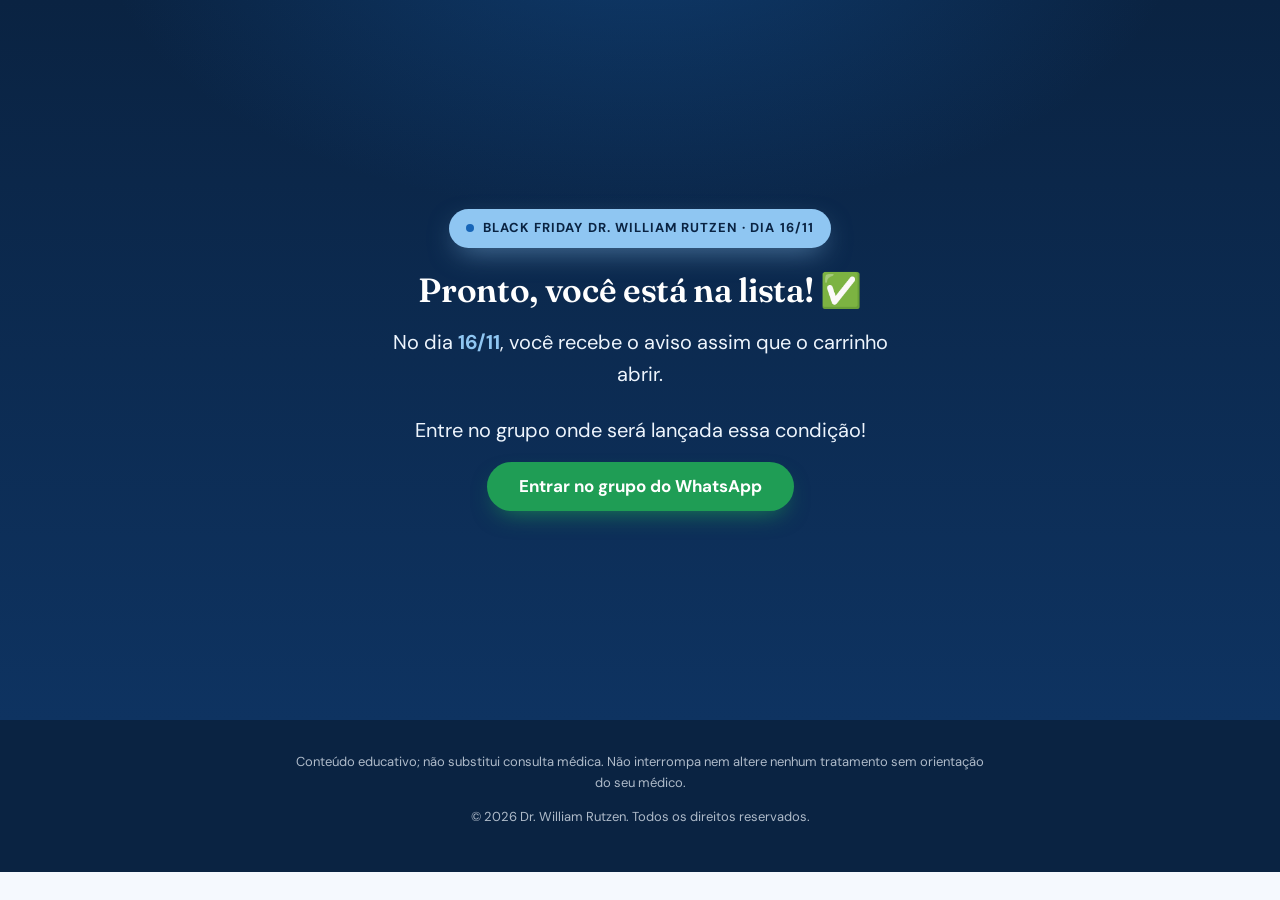
<file: obrigado.html>
<!doctype html>
<html lang="pt-BR">
<head>
  <meta charset="utf-8">
  <meta name="viewport" content="width=device-width, initial-scale=1">
  <title>Você está na lista! · Black Friday Dr. William Rutzen</title>
  <meta name="robots" content="noindex">
  <meta name="theme-color" content="#0a2342">

  <link rel="preconnect" href="https://fonts.googleapis.com">
  <link rel="preconnect" href="https://fonts.gstatic.com" crossorigin>
  <link href="https://fonts.googleapis.com/css2?family=DM+Sans:wght@400;500;700&family=Fraunces:ital,opsz,wght@0,9..144,500;0,9..144,600;1,9..144,500&display=swap" rel="stylesheet">

  <link rel="stylesheet" href="assets/css/tokens.css">
  <link rel="stylesheet" href="assets/css/base.css">
  <link rel="stylesheet" href="assets/css/components.css">
  <link rel="stylesheet" href="assets/css/sections.css">
  <script>document.documentElement.classList.add("js");</script>
</head>
<body>
  <main class="obrigado">
    <div class="container obrigado__card">
      <span class="tag tag--destaque">Black Friday Dr. William Rutzen · dia 16/11</span>
      <h1>Pronto, você está na lista! <span aria-hidden="true">✅</span></h1>
      <p>No dia <strong class="destaque">16/11</strong>, você recebe o aviso assim que o carrinho abrir.</p>
      <p class="obrigado__passo">Entre no grupo onde será lançada essa condição!</p>
      <!-- Link do grupo vem de whatsappGroupUrl na config -->
      <a class="btn btn--whats btn--inline" data-whatsapp-group href="#" target="_blank" rel="noopener" hidden>Entrar no grupo do WhatsApp</a>
    </div>
  </main>

  <footer class="footer">
    <div class="container">
      <p data-disclaimer></p>
      <p>© <span data-year></span> Dr. William Rutzen. Todos os direitos reservados.</p>
    </div>
  </footer>

  <script src="config/site.config.js"></script>
  <script src="assets/js/tracking.js"></script>
  <script src="assets/js/main.js"></script>
</body>
</html>
</file>
<file: assets/css/tokens.css>
/* Design tokens: cores, tipografia, espaçamentos. Mude aqui para mudar o visual todo. */
:root {
  /* Cores: três tons de azul (saúde, confiança) + branco */
  --azul-950: #0a2342;   /* marinho: topo, hero, rodapé */
  --azul-900: #0e3361;   /* marinho claro: chamada final */
  --azul-700: #1765b8;   /* azul principal: botão, números, ícones */
  --azul-800: #11519a;   /* hover do botão */
  --azul-300: #8fc6f2;   /* azul céu: destaques sobre fundo escuro */
  --azul-100: #e6f1fb;   /* fundo de seção clara */
  --azul-50:  #f5f9fe;   /* fundo da página e dos campos */
  --borda: #cfe0f2;
  --texto: #0f1d2e;
  --texto-suave: #43546b;
  --texto-claro: #eef5fd;           /* texto sobre fundo escuro */
  --texto-claro-suave: rgba(238, 245, 253, 0.72);
  --branco: #ffffff;
  --erro: #b3261e;
  --whatsapp: #1f9d55;
  --whatsapp-escuro: #17804a;

  /* Sobreposições (vidro, véu sobre foto) */
  --vidro: rgba(255, 255, 255, 0.10);
  --vidro-borda: rgba(255, 255, 255, 0.22);
  --veu-forte: rgba(10, 35, 66, 0.92);
  --veu-medio: rgba(10, 35, 66, 0.7);
  --veu-leve: rgba(10, 35, 66, 0.15);
  --veu-zero: rgba(10, 35, 66, 0);
  --brilho-azul: rgba(23, 101, 184, 0.35);
  --brilho-ceu: rgba(143, 198, 242, 0.55);
  --sombra-texto: 0 2px 24px rgba(10, 35, 66, 0.55);
  --sombra-botao: 0 10px 24px -10px rgba(23, 101, 184, 0.85);
  --sombra-whats: 0 10px 24px -10px rgba(31, 157, 85, 0.8);

  /* Tipografia */
  --fonte-titulo: "Fraunces", Georgia, "Times New Roman", serif;
  --fonte-corpo: "DM Sans", system-ui, -apple-system, "Segoe UI", sans-serif;

  --t-xs: 0.8125rem;
  --t-sm: 0.9375rem;
  --t-base: 1.0625rem;
  --t-lg: 1.25rem;
  --t-xl: clamp(1.5rem, 1.1rem + 1.6vw, 2.1rem);
  --t-2xl: clamp(2.1rem, 1.3rem + 3.6vw, 3.6rem);

  /* Layout */
  --largura: 1120px;
  --gutter: 20px;
  --raio: 14px;
  --raio-lg: 24px;
  --sombra: 0 18px 40px -18px rgba(10, 35, 66, 0.4);
  --transicao: 180ms ease;
}
</file>
<file: assets/css/base.css>
/* Reset leve e estilos globais */
*, *::before, *::after { box-sizing: border-box; }

html { scroll-behavior: smooth; -webkit-text-size-adjust: 100%; }

body {
  margin: 0;
  font-family: var(--fonte-corpo);
  font-size: var(--t-base);
  line-height: 1.6;
  color: var(--texto);
  background: var(--azul-50);
}

img { max-width: 100%; display: block; }

h1, h2, h3 {
  font-family: var(--fonte-titulo);
  font-weight: 600;
  line-height: 1.12;
  letter-spacing: -0.01em;
  margin: 0 0 0.5em;
}

p { margin: 0 0 1em; }

a { color: inherit; }

:focus-visible {
  outline: 3px solid var(--azul-700);
  outline-offset: 3px;
  border-radius: 4px;
}

.container {
  width: 100%;
  max-width: var(--largura);
  margin-inline: auto;
  padding-inline: var(--gutter);
}

.visually-hidden {
  position: absolute !important;
  width: 1px; height: 1px;
  overflow: hidden;
  clip: rect(0 0 0 0);
  white-space: nowrap;
}

/* Animação de entrada (ativada pelo JS; sem JS tudo fica visível) */
.js .reveal { opacity: 0; transform: translateY(18px); transition: opacity 600ms ease, transform 600ms ease; }
.js .reveal.is-visible { opacity: 1; transform: none; }

@media (prefers-reduced-motion: reduce) {
  html { scroll-behavior: auto; }
  .js .reveal { opacity: 1; transform: none; transition: none; }
}
</file>
<file: assets/css/components.css>
/* Componentes reutilizáveis: botão, formulário, contagem, cartões, foto */

/* Botão */
.btn {
  display: inline-flex; align-items: center; justify-content: center; gap: 0.5rem;
  width: 100%;
  padding: 1rem 1.5rem;
  font: 700 var(--t-base)/1 var(--fonte-corpo);
  color: var(--branco);
  background: var(--azul-700);
  border: 0; border-radius: 999px;
  text-decoration: none;
  cursor: pointer;
  box-shadow: var(--sombra-botao);
  transition: transform var(--transicao), background var(--transicao);
}
.btn:hover { background: var(--azul-800); transform: translateY(-1px); }
.btn:disabled { opacity: 0.7; cursor: progress; transform: none; }
.btn--whats { background: var(--whatsapp); box-shadow: var(--sombra-whats); }
.btn--whats:hover { background: var(--whatsapp-escuro); }
.btn--inline { width: auto; }

/* Formulário de captura */
.lead-form {
  display: grid; gap: 0.75rem;
  background: var(--branco);
  padding: 1.5rem;
  border-radius: var(--raio-lg);
  box-shadow: var(--sombra);
  color: var(--texto);
}
.lead-form label { font-size: var(--t-sm); font-weight: 600; display: block; margin-bottom: 0.25rem; }
.lead-form input[type="text"],
.lead-form input[type="email"],
.lead-form input[type="tel"] {
  width: 100%;
  padding: 0.85rem 1rem;
  font: inherit;
  border: 1.5px solid var(--borda);
  border-radius: var(--raio);
  background: var(--azul-50);
  transition: border-color var(--transicao), background var(--transicao);
}
.lead-form input:focus { border-color: var(--azul-700); background: var(--branco); outline: none; }
.lead-form input[aria-invalid="true"] { border-color: var(--erro); }
.field-error { color: var(--erro); font-size: var(--t-xs); min-height: 1em; margin: 0.25rem 0 0; }
.lead-form .consent { display: flex; gap: 0.6rem; align-items: flex-start; font-size: var(--t-xs); color: var(--texto-suave); }
.lead-form .consent input { margin-top: 0.2rem; accent-color: var(--azul-700); }
.lead-form .micro { font-size: var(--t-xs); color: var(--texto-suave); margin: 0; text-align: center; }
.form-status { font-size: var(--t-sm); text-align: center; margin: 0; min-height: 1.2em; }
.form-status.is-error { color: var(--erro); }

/* Contagem regressiva */
.countdown { display: flex; gap: 0.6rem; }
.countdown__item {
  min-width: 4.2rem; padding: 0.6rem 0.4rem; text-align: center;
  background: var(--vidro);
  border: 1px solid var(--vidro-borda);
  border-radius: var(--raio);
}
.countdown__num { display: block; font: 600 1.7rem/1 var(--fonte-titulo); font-variant-numeric: tabular-nums; }
.countdown__label { font-size: 0.68rem; letter-spacing: 0.08em; text-transform: uppercase; opacity: 0.8; }

/* Cartão de pilar */
.pilar {
  background: var(--branco);
  border-radius: var(--raio-lg);
  padding: 1.5rem;
  border: 1px solid var(--borda);
}
.pilar__num {
  display: inline-grid; place-items: center;
  width: 2.2rem; height: 2.2rem; margin-bottom: 0.75rem;
  font: 600 1rem var(--fonte-titulo);
  color: var(--branco); background: var(--azul-700); border-radius: 50%;
}
.pilar h3 { font-size: var(--t-lg); }
.pilar p { margin: 0; color: var(--texto-suave); font-size: var(--t-sm); }

/* Foto com fallback: se a imagem não existir, aparece o bloco decorativo */
.foto {
  position: relative; overflow: hidden; margin: 0;
  aspect-ratio: 4 / 5;
  border-radius: var(--raio-lg);
  background: linear-gradient(160deg, var(--azul-700), var(--azul-950));
  box-shadow: var(--sombra);
}
.foto img { position: absolute; inset: 0; width: 100%; height: 100%; object-fit: cover; }
.foto::after {
  content: attr(data-placeholder);
  position: absolute; inset: auto 1rem 1rem 1rem;
  font-size: var(--t-xs); color: var(--texto-claro-suave);
}
.foto.has-image::after { display: none; }

/* Selo / etiqueta */
.tag {
  display: inline-block; padding: 0.35rem 0.8rem; margin-bottom: 1rem;
  font-size: var(--t-xs); font-weight: 700; letter-spacing: 0.08em; text-transform: uppercase;
  color: var(--texto-claro); background: var(--vidro);
  border: 1px solid var(--vidro-borda); border-radius: 999px;
}
/* Etiqueta de maior destaque (ex.: "Black Friday · dia 16/11" no topo) */
.tag--destaque {
  display: inline-flex; align-items: center; gap: 0.55rem;
  padding: 0.5rem 1rem;
  color: var(--azul-950); background: var(--azul-300);
  border-color: transparent;
  box-shadow: 0 10px 28px -8px var(--brilho-ceu);
}
.tag--destaque::before {
  content: ""; flex: none;
  width: 0.5rem; height: 0.5rem; border-radius: 50%;
  background: var(--azul-700);
}
</file>
<file: assets/css/sections.css>
/* Seções da página */

/* Foco visível sobre fundos escuros */
.hero :focus-visible,
.cta-final :focus-visible,
.footer :focus-visible { outline-color: var(--azul-300); }
.lead-form :focus-visible { outline-color: var(--azul-700); }

/* Hero (sessão 1): foto de fundo com degradê azul subindo de baixo para cima.
   Mobile/tablet: foto no topo e textos entrando sobre a parte de baixo dela.
   Desktop: foto ocupa o lado direito e se funde ao azul pela esquerda e por baixo. */
.hero {
  /* Mobile: foto mais baixa e textos menores para o começo do formulário
     aparecer na primeira tela. */
  --hero-foto-h: min(100vw, 520px);
  position: relative; isolation: isolate; overflow: hidden;
  color: var(--branco);
  background: var(--azul-950);
  padding-top: calc(var(--hero-foto-h) * 0.45);
  padding-bottom: clamp(2.5rem, 6vw, 4.5rem);
}
.hero__bg {
  position: absolute; z-index: -1; margin: 0;
  inset: 0 0 auto 0; height: var(--hero-foto-h);
}
.hero__bg img { width: 100%; height: 100%; object-fit: cover; object-position: 45% 70%; }
/* Mobile/tablet: foto 100% visível acima da etiqueta (topo ~45% da foto);
   o degradê azul só começa na faixa dos textos. */
.hero__bg::after {
  content: ""; position: absolute; inset: 0;
  background: linear-gradient(to top, var(--azul-950) 0%, var(--azul-950) 14%, var(--veu-forte) 28%, var(--veu-medio) 42%, var(--veu-zero) 55%);
}

.hero__grid {
  display: grid; gap: 1rem;
  grid-template-areas: "texto" "contagem" "form";
}
.hero__texto { grid-area: texto; }
.hero .tag--destaque, .obrigado .tag--destaque { font-size: 0.6875rem; letter-spacing: 0.03em; padding: 0.45rem 0.85rem; margin-bottom: 0.75rem; }
.hero .lead-form { grid-area: form; }
.hero h1 { font-size: clamp(1.75rem, 1.2rem + 2.4vw, 3.6rem); margin-bottom: 0.4em; color: var(--branco); text-shadow: var(--sombra-texto); }
.hero h1 em { font-style: italic; color: var(--azul-300); }
.hero__sub { font-size: 1rem; line-height: 1.5; max-width: 34rem; margin: 0; color: var(--branco); text-shadow: var(--sombra-texto); }
.hero .destaque { font-weight: 700; color: var(--azul-300); }

.hero__countdown { grid-area: contagem; }
.hero__countdown p { font-size: var(--t-xs); margin-bottom: 0.4rem; }
.hero__countdown .countdown__item { min-width: 3.6rem; padding: 0.45rem 0.3rem; backdrop-filter: blur(6px); -webkit-backdrop-filter: blur(6px); }
.hero__countdown .countdown__num { font-size: 1.35rem; }

/* Seções genéricas */
.section { padding-block: clamp(3rem, 7vw, 5.5rem); }
.section--clara { background: var(--azul-100); }
.section__head { max-width: 40rem; margin-bottom: 2.25rem; }
.section__head h2 { font-size: var(--t-xl); }
.section__head p { color: var(--texto-suave); }

/* Por que existe (sessão 2): texto + foto */
.porque { display: grid; gap: 2rem; align-items: center; }
.porque .section__head { margin-bottom: 0; }
.porque .foto { aspect-ratio: 3 / 2; }
.porque .foto img { object-position: 55% 40%; }

.pilares { display: grid; gap: 1rem; }

/* Quem está por trás (sessão 4) */
.autor { display: grid; gap: 2rem; align-items: center; }
.autor .foto { width: 100%; max-width: 22rem; margin-inline: auto; }
.autor .foto img { object-position: 50% 15%; }
.autor__cred { font-weight: 600; color: var(--azul-700); }

/* Para quem é + passos */
.dois-col { display: grid; gap: 2rem; }
.para-quem p { color: var(--texto-suave); }
.passos { counter-reset: passo; list-style: none; padding: 0; margin: 0; display: grid; gap: 1rem; }
.passos li { counter-increment: passo; padding-left: 3rem; position: relative; }
.passos li::before {
  content: counter(passo); position: absolute; left: 0; top: -0.1rem;
  width: 2.2rem; height: 2.2rem; display: grid; place-items: center;
  font: 600 1rem var(--fonte-titulo); color: var(--branco); background: var(--azul-700); border-radius: 50%;
}

/* Chamada final */
.cta-final { background: var(--azul-900); color: var(--texto-claro); text-align: center; }
.cta-final h2 { font-size: var(--t-xl); max-width: 40rem; margin-inline: auto; }
.cta-final .lead-form { max-width: 30rem; margin: 1.5rem auto 0; text-align: left; }

/* Rodapé */
.footer { background: var(--azul-950); color: var(--texto-claro-suave); padding-block: 2rem; font-size: var(--t-xs); text-align: center; }
.footer p { max-width: 44rem; margin-inline: auto; }

/* Página de obrigado */
.obrigado {
  min-height: 80vh; display: grid; place-items: center; text-align: center;
  padding-block: 4rem;
  color: var(--branco);
  background:
    radial-gradient(900px 480px at 50% -10%, var(--brilho-azul), transparent 60%),
    linear-gradient(180deg, var(--azul-950), var(--azul-900));
}
.obrigado :focus-visible { outline-color: var(--azul-300); }
.obrigado__card { max-width: 34rem; }
.obrigado h1 { font-size: var(--t-xl); margin-top: 0.5rem; }
.obrigado p { font-size: var(--t-lg); color: var(--texto-claro); }
.obrigado .destaque { color: var(--azul-300); }
.obrigado__passo { margin: 1.5rem 0 1rem; }
.obrigado .btn--whats { padding-inline: 2rem; }
.obrigado__passo:last-child { margin-top: 1rem; }

/* Responsivo (mobile-first) */
@media (min-width: 760px) {
  .porque { grid-template-columns: 1fr 1fr; gap: 3.5rem; }
  .pilares { grid-template-columns: repeat(6, 1fr); }
  .pilar:nth-child(-n+3) { grid-column: span 2; }
  .pilar:nth-child(n+4) { grid-column: span 3; }
  .autor { grid-template-columns: 0.8fr 1.2fr; gap: 3.5rem; }
  .dois-col { grid-template-columns: 1fr 1fr; gap: 3.5rem; }

  /* Tablet: foto mais larga, então o enquadramento sobe para não cortar a cabeça */
  .hero__bg img { object-position: 45% 45%; }

  /* Formulário do hero mais compacto: e-mail e WhatsApp lado a lado */
  .hero .lead-form { grid-template-columns: 1fr 1fr; column-gap: 0.75rem; }
  .hero .lead-form > * { grid-column: 1 / -1; }
  .hero .lead-form > .campo--meio { grid-column: auto; }
}

@media (min-width: 960px) {
  .hero { padding-block: clamp(3rem, 6vw, 5rem); }
  .hero__bg { inset: 0 0 0 auto; width: 60%; height: auto; }
  /* Desktop: foto levemente dessaturada e tingida de azul para conversar com a paleta */
  .hero__bg img { object-position: 60% 18%; filter: saturate(0.75); }
  .hero__grid { gap: 1.75rem; }
  .hero .tag--destaque, .obrigado .tag--destaque { font-size: var(--t-xs); letter-spacing: 0.08em; padding: 0.5rem 1rem; margin-bottom: 1rem; }
  .hero__sub { font-size: var(--t-lg); line-height: 1.6; }
  .hero__countdown p { font-size: var(--t-sm); }
  .hero__countdown .countdown__item { min-width: 4.2rem; padding: 0.6rem 0.4rem; }
  .hero__countdown .countdown__num { font-size: 1.7rem; }
  .hero__bg::after {
    background:
      linear-gradient(to top, var(--azul-950) 0%, var(--veu-medio) 28%, var(--veu-zero) 62%),
      linear-gradient(to right, var(--azul-950) 0%, var(--veu-medio) 22%, var(--veu-zero) 55%),
      linear-gradient(var(--brilho-azul), var(--brilho-azul));
  }
  .hero__grid {
    grid-template-columns: minmax(0, 36rem) 1fr;
    grid-template-areas: "texto ." "form contagem";
    column-gap: 3rem; row-gap: 1.75rem;
  }
  .hero__countdown { align-self: end; justify-self: end; text-align: center; }
}
</file>
